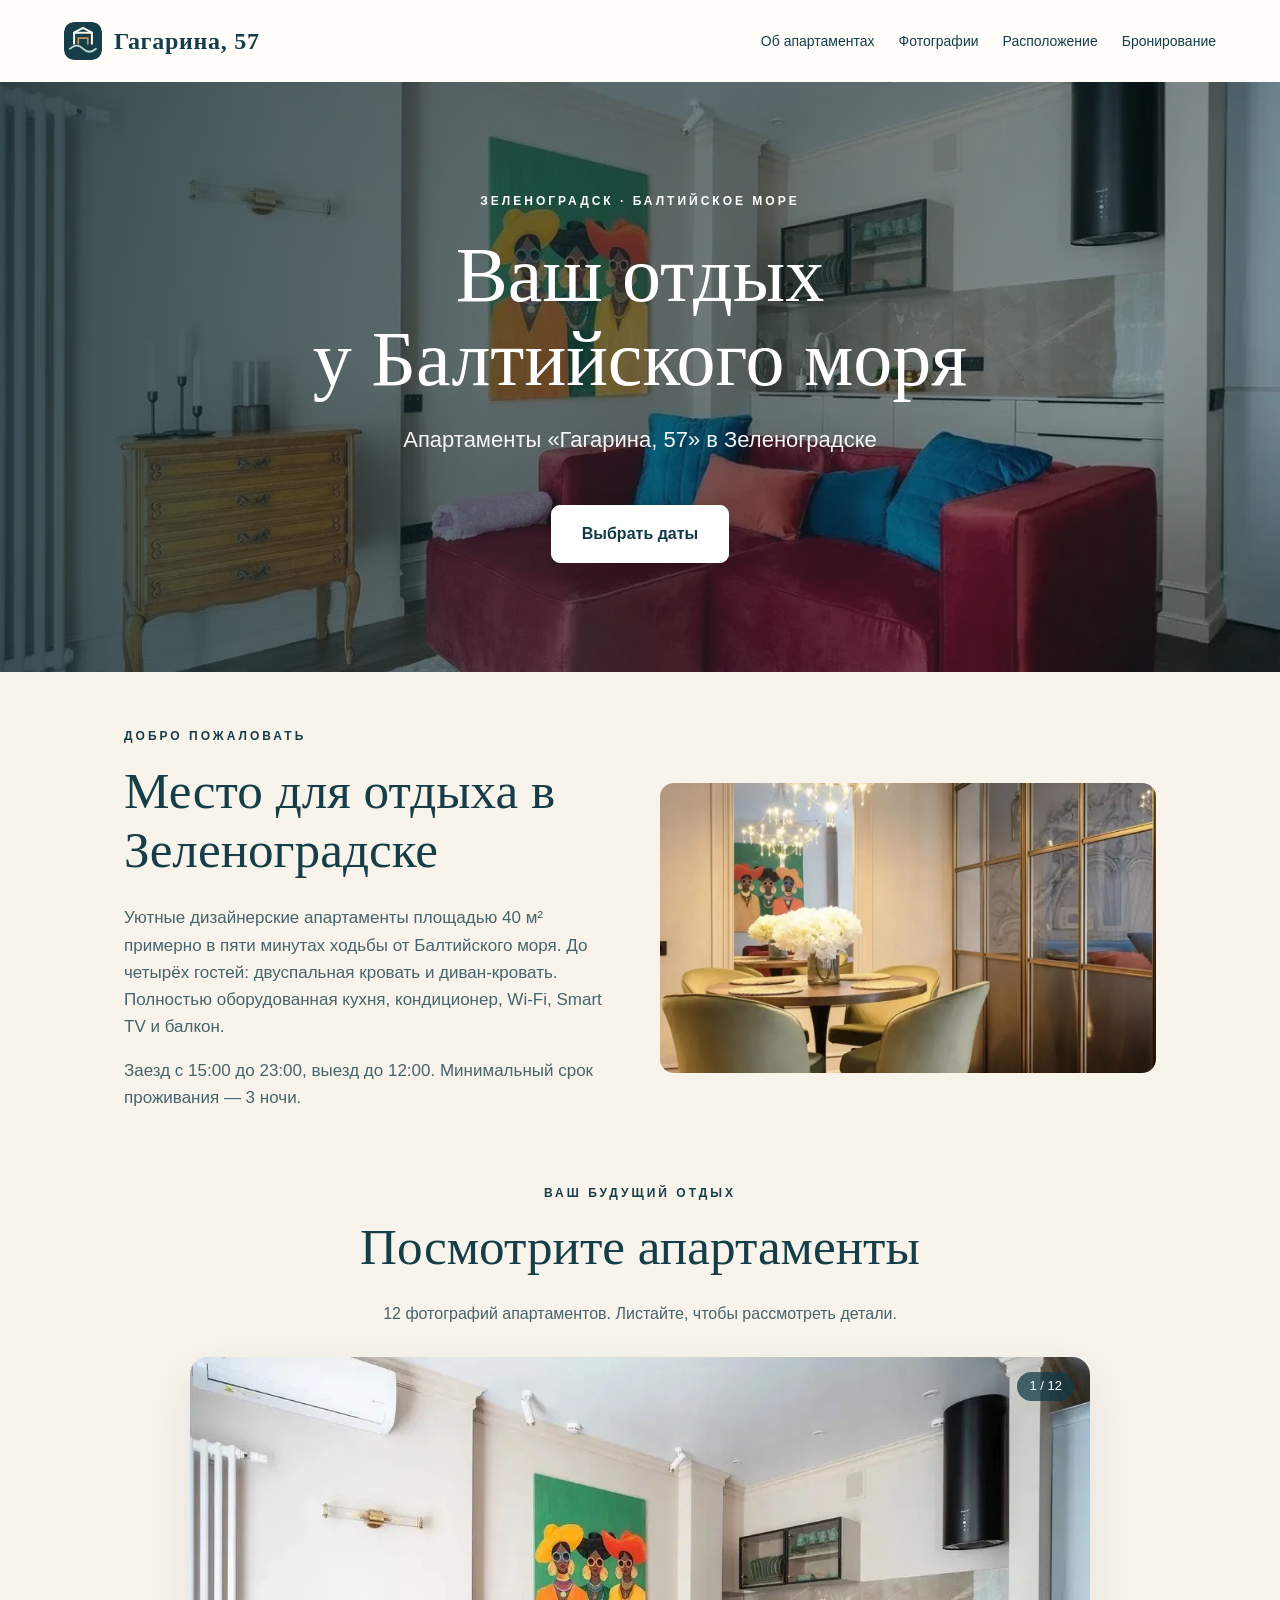
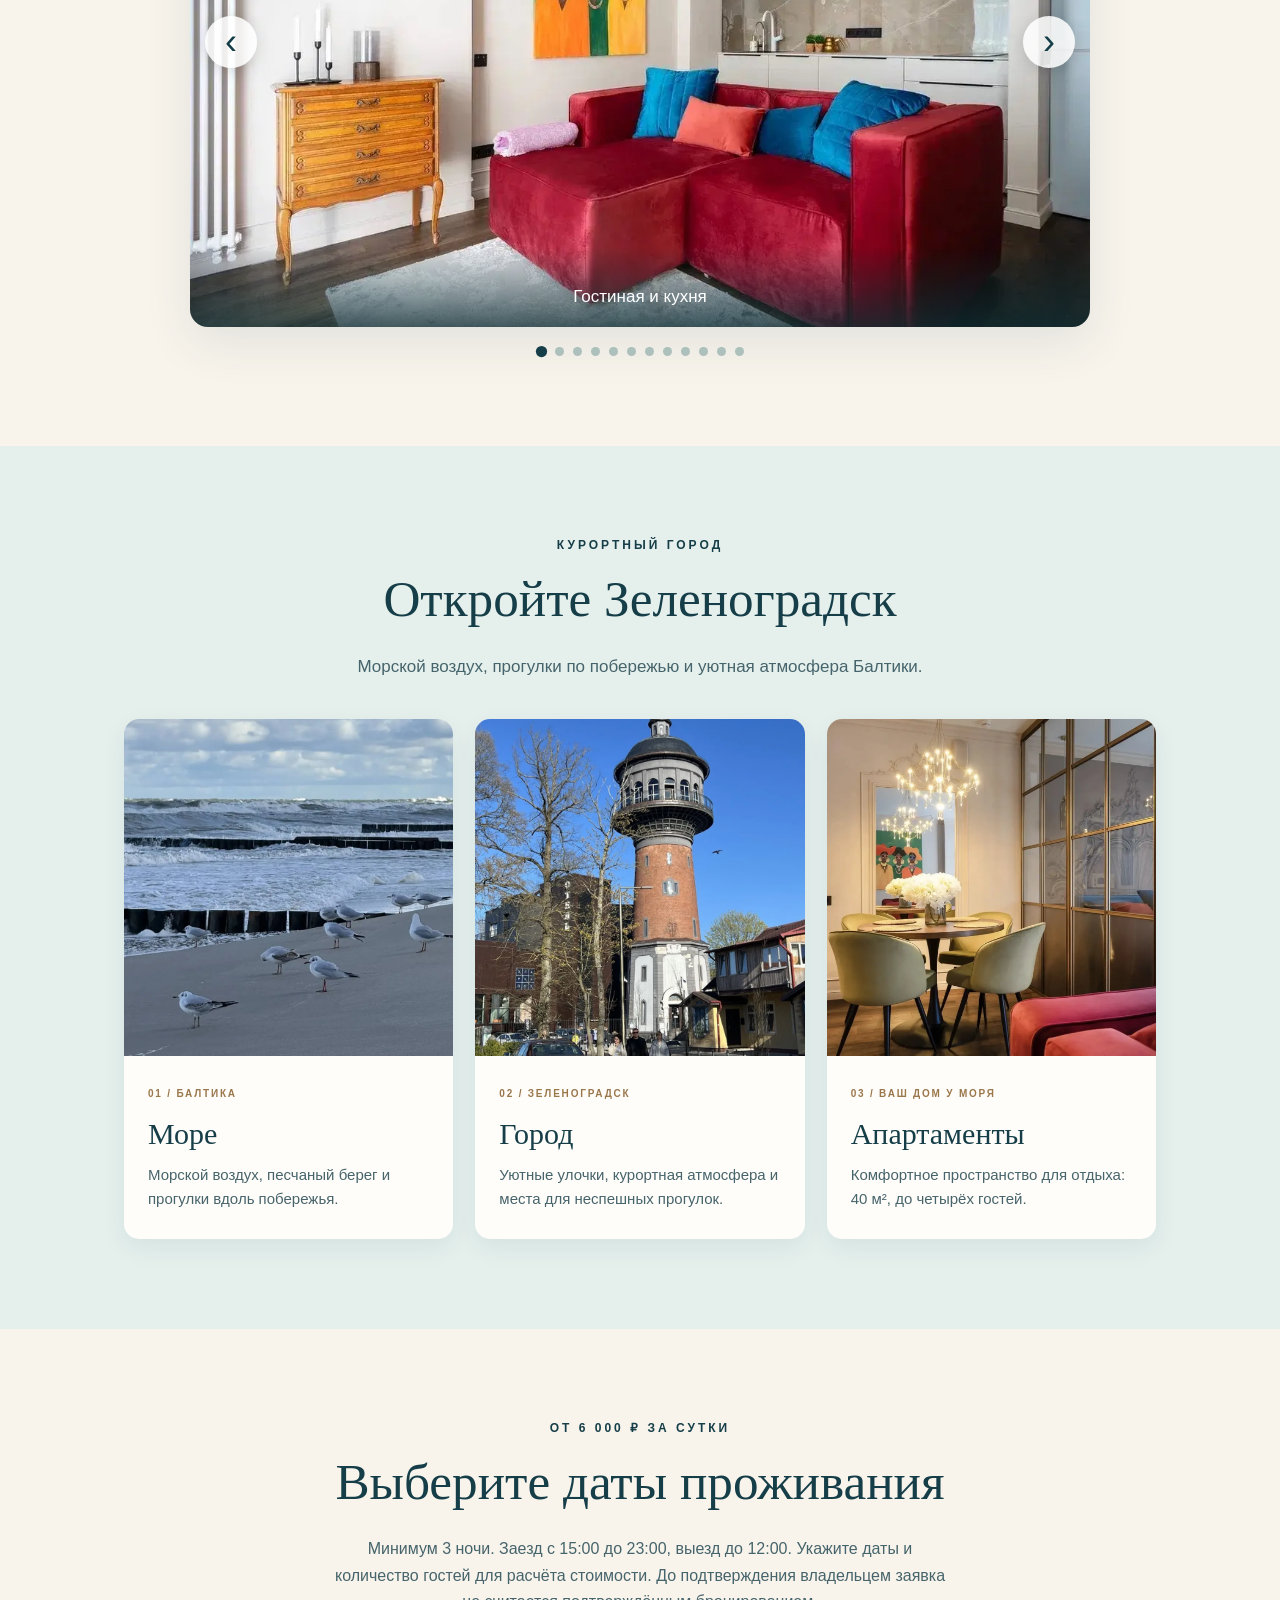
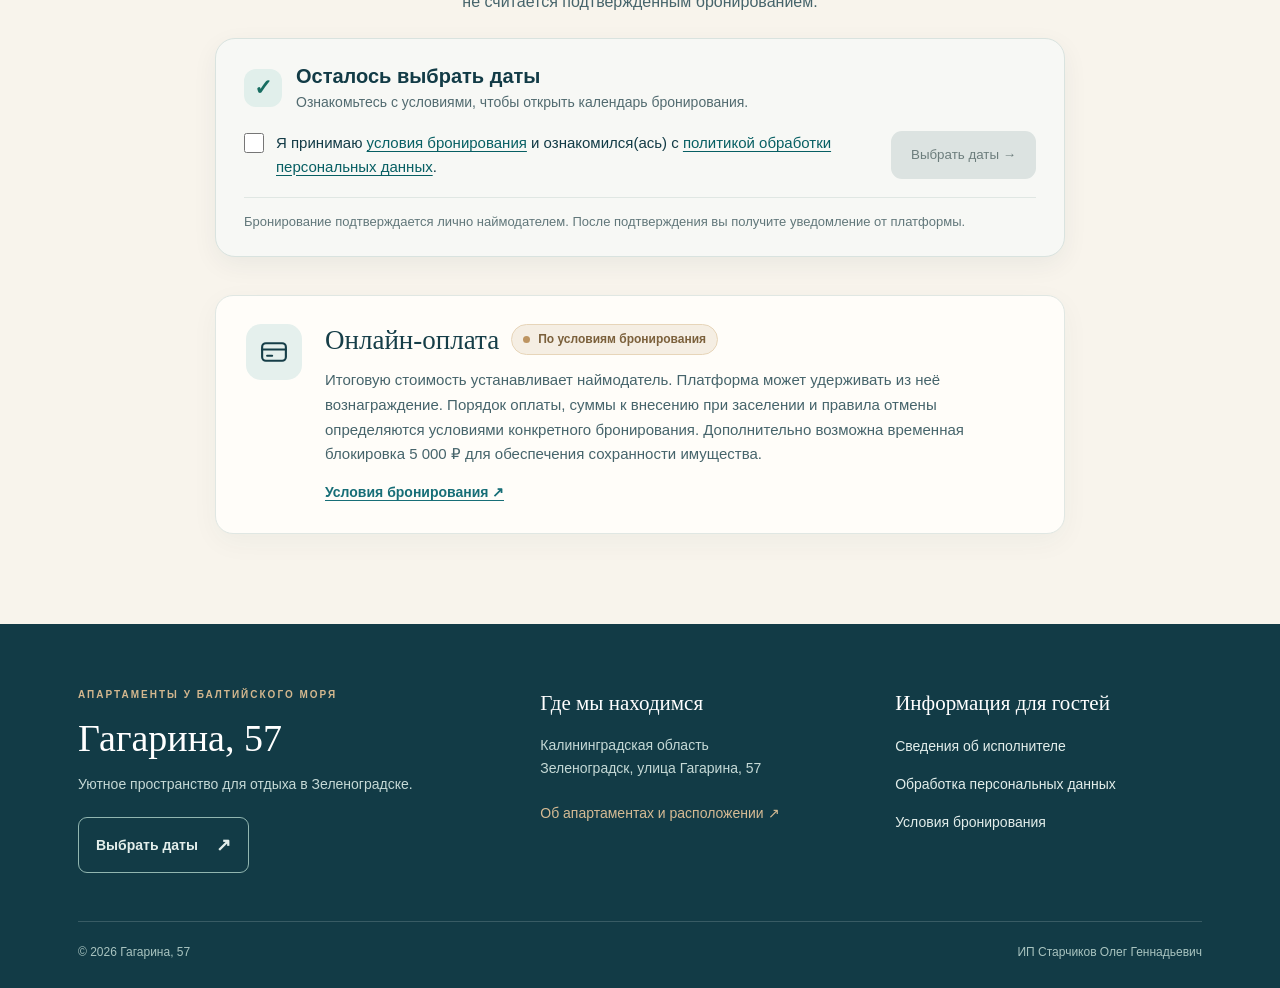
<file: index.html>
<!doctype html>
<html lang="ru">
<head>
<meta charset="utf-8"><meta name="viewport" content="width=device-width,initial-scale=1">
<title>Апартаменты в Зеленоградске у моря — Гагарина, 57 | Посуточная аренда</title>
<meta name="description" content="Снять апартаменты в Зеленоградске рядом с Балтийским морем. Гагарина, 57: 40 м², до 4 гостей, кухня, Wi-Fi, балкон. От 6 000 ₽ за сутки, минимум 3 ночи.">
<link rel="canonical" href="https://gagarina57.ru/">
<meta name="robots" content="index,follow,max-image-preview:large">
<meta property="og:type" content="website">
<meta property="og:locale" content="ru_RU">
<meta property="og:site_name" content="Гагарина, 57">
<meta property="og:title" content="Апартаменты в Зеленоградске у моря — Гагарина, 57">
<meta property="og:description" content="Уютные апартаменты в Зеленоградске: до 4 гостей, кухня, Wi-Fi и балкон. В пяти минутах от Балтийского моря.">
<meta property="og:url" content="https://gagarina57.ru/">
<meta property="og:image" content="https://gagarina57.ru/images/living-room.webp">
<meta property="og:image:alt" content="Гостиная апартаментов «Гагарина, 57» в Зеленоградске">
<meta name="twitter:card" content="summary_large_image">
<script type="application/ld+json">{"@context":"https://schema.org","@type":"VacationRental","name":"Апартаменты «Гагарина, 57»","description":"Апартаменты для отдыха в Зеленоградске, около пяти минут пешком до Балтийского моря. 40 м², до четырёх гостей, оборудованная кухня, Wi-Fi и балкон.","url":"https://gagarina57.ru/","image":["https://gagarina57.ru/images/living-room.webp","https://gagarina57.ru/images/bedroom.webp","https://gagarina57.ru/images/dining-room-1.webp"],"address":{"@type":"PostalAddress","streetAddress":"улица Гагарина, 57","addressLocality":"Зеленоградск","addressRegion":"Калининградская область","addressCountry":"RU"},"occupancy":{"@type":"QuantitativeValue","maxValue":4},"floorSize":{"@type":"QuantitativeValue","value":40,"unitCode":"MTK"},"amenityFeature":[{"@type":"LocationFeatureSpecification","name":"Wi-Fi","value":true},{"@type":"LocationFeatureSpecification","name":"Кухня","value":true},{"@type":"LocationFeatureSpecification","name":"Балкон","value":true}],"checkinTime":"15:00","checkoutTime":"12:00","priceRange":"от 6 000 ₽ за сутки"}</script>
<meta name="theme-color" content="#123b46">
<link rel="icon" type="image/svg+xml" href="/favicon.svg">
<link rel="shortcut icon" href="/favicon.svg">
<style>
:root{--ink:#163e48;--sand:#f8f4ec;--sea:#e5f0ed;--gold:#bd9461}*{box-sizing:border-box}html{scroll-behavior:smooth}body{margin:0;background:var(--sand);color:var(--ink);font-family:Arial,Helvetica,sans-serif;line-height:1.6}a{color:inherit}header{display:flex;align-items:center;justify-content:space-between;gap:20px;padding:22px max(5vw,20px);background:#fffdf9}header .logo{font-family:Georgia,serif;font-size:24px;letter-spacing:.03em;text-decoration:none}nav{display:flex;gap:24px;font-size:14px}nav a{text-decoration:none}nav a:hover{text-decoration:underline}.hero{position:relative;min-height:620px;display:grid;place-items:center;text-align:center;padding:100px 20px;overflow:hidden;background:linear-gradient(165deg,#123e4a 0%,#2b6a73 55%,#9ac0bd 100%);color:#fff}.hero:before{content:"";position:absolute;inset:auto -10% -100px -10%;height:300px;border-radius:50% 50% 0 0;background:#e9eee6;transform:rotate(-4deg)}.hero:after{content:"";position:absolute;inset:auto -10% -145px -10%;height:300px;border-radius:50% 50% 0 0;background:var(--sand);transform:rotate(4deg)}.hero-content{position:relative;z-index:1;max-width:800px}.eyebrow{text-transform:uppercase;letter-spacing:.25em;font-size:12px;font-weight:700}.hero h1{font:normal clamp(46px,7vw,92px)/1.08 Georgia,serif;margin:22px 0}.hero p{font-size:clamp(17px,2vw,22px);opacity:.94}.btn{display:inline-block;margin-top:26px;border:1px solid #fff;padding:13px 28px;text-decoration:none;border-radius:2px;font-weight:600}.btn:hover{background:#fff;color:var(--ink)}main section:not(.hero){max-width:1080px;margin:auto;padding:90px 24px}.intro{display:grid;grid-template-columns:1fr 1fr;gap:65px;align-items:center}h2{font:normal clamp(34px,4vw,56px)/1.16 Georgia,serif;margin:14px 0 25px}.intro p,.info p{color:#46646b;font-size:17px}.art{min-height:340px;background:linear-gradient(160deg,#d9e9e5,#91b4b3);display:flex;align-items:center;justify-content:center;position:relative;overflow:hidden}.art:before{content:"";width:260px;height:260px;border:2px solid #ffffff80;border-radius:50%;box-shadow:0 0 0 50px #ffffff16,0 0 0 100px #ffffff12}.art span{position:absolute;font:italic 32px Georgia,serif;color:#fff;text-align:center}.strip{background:var(--sea)}.info{text-align:center}.info .grid{display:grid;grid-template-columns:repeat(3,1fr);gap:20px;margin-top:40px}.tile{padding:32px 22px;background:#fffdf9;text-align:left;border-top:3px solid var(--gold)}.tile h3{font:normal 24px Georgia,serif;margin:0 0 12px}.tile p{font-size:15px;margin:0}.contact{text-align:center}.contact .note{max-width:630px;margin:auto;color:#46646b}footer{background:#123b46;color:#dce9e6;padding:30px 5vw;display:flex;justify-content:space-between;gap:20px;font-size:13px}@media(max-width:700px){header{align-items:flex-start;flex-direction:column}nav{gap:16px;flex-wrap:wrap}.hero{min-height:540px}.intro{grid-template-columns:1fr;gap:25px}.info .grid{grid-template-columns:1fr}main section:not(.hero){padding:65px 22px}footer{flex-direction:column}}
.hero{background:linear-gradient(90deg,rgba(15,35,38,.75),rgba(15,35,38,.20)),url('images/living-room.webp') center/cover no-repeat,#244c50}.hero:before,.hero:after{display:none}.art{background:#e5e0d7 url('images/dining-room-1.webp') center/cover no-repeat;border-radius:14px}.art:before,.art span{display:none}.gallery{max-width:1180px!important}.gallery-head{text-align:center;max-width:690px;margin:0 auto 30px}.gallery-grid{display:grid;grid-template-columns:repeat(3,minmax(0,1fr));gap:14px}.gallery-grid figure{margin:0;overflow:hidden;border-radius:12px;background:#e9e4dd}.gallery-grid img{display:block;width:100%;height:260px;object-fit:cover;transition:transform .3s}.gallery-grid img:hover{transform:scale(1.035)}.gallery-grid figure:first-child{grid-column:span 2}.gallery-grid figure:first-child img{height:380px}.gallery-grid figcaption{padding:9px 14px;font-size:14px;color:#46646b}@media(max-width:700px){.gallery-grid{grid-template-columns:repeat(2,minmax(0,1fr));gap:10px}.gallery-grid img{height:170px}.gallery-grid figure:first-child img{height:230px}.gallery-grid figcaption{font-size:12px;padding:8px}}
.mobile-menu{display:none}.mobile-menu summary{list-style:none;cursor:pointer;display:flex;align-items:center;gap:9px;padding:10px 14px;border:1px solid #d7e2df;border-radius:10px;font-weight:700}.mobile-menu summary::-webkit-details-marker{display:none}.mobile-menu summary:before{content:"☰";font-size:22px;line-height:1}.mobile-menu[open] summary:before{content:"×"}.mobile-menu-links{position:absolute;z-index:20;top:calc(100% - 1px);left:16px;right:16px;display:grid;gap:0;background:#fffdf9;box-shadow:0 14px 30px #123b4626;border:1px solid #e4e7e2;border-radius:12px;padding:8px}.mobile-menu-links a{display:block;padding:13px 15px;text-decoration:none;border-radius:7px}.mobile-menu-links a:hover,.mobile-menu-links a:focus{background:#e5f0ed}header{position:relative;z-index:10}.booking-frame{display:block;width:100%;height:650px;min-height:360px;border:0;margin-top:28px;background:#f8f4ec}@media(max-width:700px){header{flex-direction:row;align-items:center;padding:14px 18px;gap:12px}header .logo{font-size:21px}header>nav{display:none}.mobile-menu{display:block}.hero{min-height:480px;padding:70px 18px}.hero h1{font-size:clamp(38px,10vw,58px)}.booking-frame{margin-top:20px}main section:not(.hero){padding:54px 18px}}@media(max-width:360px){header .logo{font-size:19px}.mobile-menu summary{padding:8px 10px}}
.photo-slider{position:relative;max-width:1000px;margin:0 auto;overflow:hidden;border-radius:18px;background:#e8e2d8;box-shadow:0 16px 48px #123b4619}.slide-viewport{overflow:hidden;touch-action:pan-y}.slide-track{display:flex;transition:transform .35s ease;will-change:transform}.slide{flex:0 0 100%;margin:0;position:relative}.slide img{display:block;width:100%;height:clamp(300px,55vw,590px);object-fit:contain;background:#e9e5de}.slide figcaption{position:absolute;left:0;right:0;bottom:0;padding:24px 20px 16px;text-align:center;background:linear-gradient(transparent,#102d33c9);color:white;font-size:17px}.slide-arrow{position:absolute;top:50%;transform:translateY(-50%);width:48px;height:48px;border:0;border-radius:50%;background:#ffffffdb;color:#163e48;font-size:36px;line-height:40px;cursor:pointer;box-shadow:0 3px 16px #0002}.slide-arrow:hover{background:#fff}.slide-prev{left:15px}.slide-next{right:15px}.slide-count{position:absolute;right:16px;top:15px;padding:4px 12px;border-radius:30px;background:#123b46bd;color:white;font-size:13px}.slide-dots{display:flex;justify-content:center;gap:9px;flex-wrap:wrap;margin-top:20px}.slide-dot{width:10px;height:10px;border-radius:50%;padding:0;border:0;background:#b3c5c1;cursor:pointer}.slide-dot[aria-current="true"]{background:#163e48;transform:scale(1.25)}@media(max-width:700px){.slide img{height:clamp(260px,85vw,430px)}.slide-arrow{width:36px;height:36px;font-size:28px;line-height:30px}.slide-prev{left:8px}.slide-next{right:8px}.slide figcaption{font-size:14px;padding:25px 12px 10px}.photo-slider{border-radius:12px}}@media(prefers-reduced-motion:reduce){.slide-track{transition:none}}
/* Mobile-first visual refinement */
body{font-size:16px;-webkit-font-smoothing:antialiased}
header{min-height:76px}header .logo{font-weight:600}
.hero{min-height:590px;background-position:center center}
.hero-content{max-width:680px}
.hero h1{font-size:clamp(44px,6.5vw,78px);line-height:1.07;text-wrap:balance}
.hero .btn{background:#fff;color:#123b46;border-color:#fff;border-radius:9px;padding:15px 30px;box-shadow:0 8px 24px #0002}
.hero .btn:hover{background:#e5f0ed}
.intro{gap:50px}
.gallery-head p{color:#46646b}
.photo-slider{max-width:900px;background:#d7dedb}
.slide img{height:clamp(390px,53vw,570px);object-fit:cover;background:#d7dedb}
.slide figcaption{padding:36px 18px 17px}
.slide-arrow{width:52px;height:52px;display:grid;place-items:center;font-size:36px;line-height:1}
.slide-dots{gap:9px;margin-top:20px}
.slide-dot{width:9px;height:9px}
.contact{max-width:980px!important}
.contact .note{font-size:16px;line-height:1.65}
#booking{scroll-margin-top:25px}
@media(max-width:700px){
 header{min-height:66px;padding:12px 18px;box-shadow:0 1px 10px #123b460d}
 header .logo{font-size:23px}
 .mobile-menu summary{font-size:14px;padding:9px 13px}
 .hero{min-height:500px;padding:70px 24px;background-position:57% center}
 .hero:before{display:block;inset:0;transform:none;border-radius:0;height:auto;background:linear-gradient(180deg,#0b292e6e 0%,#0b292e80 52%,#0b292e75 100%)}
 .hero-content{z-index:2}
 .hero .eyebrow{font-size:10px;letter-spacing:.17em}
 .hero h1{font-size:clamp(40px,10.4vw,55px);margin:18px 0;line-height:1.08}
 .hero p{font-size:16px;line-height:1.5}
 .hero .btn{margin-top:22px;width:min(100%,260px);padding:14px 18px}
 main section:not(.hero){padding:54px 22px}
 .eyebrow{font-size:10px;letter-spacing:.19em}
 h2{font-size:clamp(32px,8.5vw,41px);line-height:1.15;margin:12px 0 20px}
 .intro{gap:28px}
 .intro p,.info p{font-size:16px;line-height:1.75}
 .art{min-height:290px;border-radius:16px}
 .gallery{padding-left:16px!important;padding-right:16px!important}
 .gallery-head{margin-bottom:22px;padding:0 8px}
 .gallery-head p{font-size:15px;line-height:1.6}
 .photo-slider{border-radius:16px;box-shadow:0 10px 28px #123b4619}
 .slide img{height:clamp(310px,112vw,490px);object-fit:cover}
 .slide figcaption{font-size:15px;font-weight:600;padding:38px 14px 14px}
 .slide-arrow{width:42px;height:42px;font-size:30px;background:#fffffff0;box-shadow:0 3px 12px #0002}
 .slide-prev{left:10px}.slide-next{right:10px}
 .slide-count{top:12px;right:12px;font-size:12px}
 .slide-dots{gap:8px;margin-top:17px}
 .slide-dot{width:8px;height:8px}
 .info .grid{gap:12px;margin-top:27px}
 .tile{padding:23px 22px;border-radius:10px;border-top-width:2px;box-shadow:0 2px 12px #123b4609}
 .tile h3{font-size:23px}
 .contact .note{font-size:15px;line-height:1.65}
 .booking-frame{margin-top:22px;border-radius:14px}
 footer{padding:32px 22px;font-size:13px;line-height:1.7}
 footer a{display:inline-block;padding:3px 0}
}
@media(max-width:370px){.hero h1{font-size:39px}.mobile-menu summary{padding:8px 10px}.slide img{height:340px}}
.hero{background-image:linear-gradient(90deg,#092126c7,#09212660),url('images/living-room.webp')}.intro{padding-top:65px!important;padding-bottom:65px!important;gap:40px}.intro .art{min-height:310px}.booking-shell{max-width:850px;margin:28px auto 0;padding:14px;background:#fff;border:1px solid #e4e7e2;border-radius:18px;box-shadow:0 12px 35px #123b4614}.booking-shell .booking-frame{margin-top:0}footer{line-height:1.8}footer a{text-underline-offset:4px}.photo-lightbox{position:fixed;inset:0;z-index:999;background:#0a171bef;display:grid;place-items:center;padding:55px 55px 70px}.photo-lightbox[hidden]{display:none}.photo-lightbox img{max-width:100%;max-height:calc(100vh - 130px);object-fit:contain}.photo-lightbox button{position:absolute;border:0;border-radius:50%;background:#ffffff35;color:#fff;width:44px;height:44px;font-size:28px;cursor:pointer}.lb-close{top:12px;right:15px}.lb-prev{left:8px}.lb-next{right:8px}.lb-caption{position:absolute;bottom:18px;color:#fff;text-align:center}.slide img{cursor:zoom-in}@media(max-width:700px){.hero{background-image:linear-gradient(180deg,#092126b8,#09212680),url('images/living-room.webp')}.intro{padding-top:50px!important;padding-bottom:50px!important}.booking-shell{padding:6px}.photo-lightbox{padding:60px 10px 70px}.photo-lightbox button{width:36px;height:36px}}
/* Reduce excess whitespace between description and gallery */
@media(min-width:701px){
 main section#about{padding-top:55px!important;padding-bottom:25px!important}
 main section#gallery{padding-top:30px!important}
 .intro .art{min-height:290px}
}
@media(max-width:700px){
 main section#about{padding-bottom:25px!important}
 main section#gallery{padding-top:30px!important}
}
.mobile-booking-link{display:none}@media(max-width:700px){.booking-shell{display:none}.mobile-booking-link{display:flex;align-items:center;justify-content:center;gap:12px;max-width:380px;margin:25px auto 8px;padding:17px 20px;background:#1687dd;color:#fff;text-decoration:none;border-radius:12px;font-weight:700;font-size:17px;box-shadow:0 8px 20px #1687dd35}.mobile-booking-link:after{content:"›";font-size:28px;line-height:18px}.contact .note{max-width:420px}}
.booking-overlay[hidden]{display:none}.booking-overlay{position:fixed;inset:0;z-index:2000;background:#fff;display:flex;flex-direction:column;height:100dvh;height:100vh}.booking-overlay-bar{height:54px;flex:0 0 54px;display:flex;align-items:center;justify-content:space-between;padding:0 15px;background:#fffdf9;border-bottom:1px solid #e3e8e6;color:#163e48;font-weight:700}.booking-overlay-close{border:0;background:#163e48;color:white;border-radius:9px;padding:9px 15px;font-size:15px;cursor:pointer}.booking-overlay iframe{width:100%;flex:1;min-height:0;border:0;background:#fff}.booking-overlay{height:100dvh}@media(min-width:701px){.booking-overlay{display:none!important}}@media(max-width:700px){.mobile-booking-link{cursor:pointer;border:0;width:100%;font-family:inherit}.booking-overlay-bar{padding-top:env(safe-area-inset-top);height:calc(54px + env(safe-area-inset-top));flex-basis:calc(54px + env(safe-area-inset-top))}}
/* Mobile booking invitation card */
@media(max-width:700px){
 .mobile-booking-link{display:block;width:100%;max-width:440px;margin:25px auto 10px;padding:0!important;overflow:hidden;border:1px solid #dbe4df;border-radius:19px;background:#fffdf9!important;color:#163e48!important;text-align:left;box-shadow:0 12px 32px #123b461a;font-family:inherit;cursor:pointer}
 .mobile-booking-link:after{display:none!important;content:none!important}
 .mobile-booking-photo{display:block;height:165px;background:linear-gradient(0deg,#122f3440,transparent 55%),url('images/living-room.webp') center 56%/cover no-repeat}
 .mobile-booking-content{display:flex;flex-direction:column;gap:7px;padding:20px}
 .mobile-booking-kicker{font-size:10px;font-weight:700;letter-spacing:.18em;color:#9b774c}
 .mobile-booking-title{font:normal 29px/1.12 Georgia,serif;letter-spacing:-.015em;color:#163e48}
 .mobile-booking-subtitle{font-size:13px;line-height:1.5;color:#526c70}
 .mobile-booking-action{display:flex;align-items:center;justify-content:space-between;gap:10px;margin-top:11px;padding:14px 17px;border-radius:10px;background:#163e48;color:white;font-size:15px;font-weight:700;line-height:1.3}
 .mobile-booking-action span{font-size:24px;line-height:16px}
 .mobile-booking-link:focus-visible{outline:3px solid #bd9461;outline-offset:4px}
}
.site-footer{display:block;padding:0;background:#123b46;color:#e3eeeb;font-size:14px}.footer-inner{max-width:1180px;margin:0 auto;padding:62px 28px 24px}.footer-top{display:grid;grid-template-columns:1.35fr 1fr 1fr;gap:48px}.footer-kicker{font-size:10px;letter-spacing:.2em;font-weight:700;color:#d3b78e}.footer-title{font:normal 38px/1.2 Georgia,serif;color:#fff;margin:12px 0}.footer-brand p,.footer-place p{line-height:1.7;color:#c5d9d6;margin:12px 0 20px}.site-footer h3{font:normal 21px Georgia,serif;color:#fff;margin:5px 0 18px}.site-footer a{text-decoration:none;color:#e3eeeb}.site-footer a:hover{text-decoration:underline;text-underline-offset:4px}.footer-book{display:inline-flex;align-items:center;gap:18px;border:1px solid #91b6b0;border-radius:9px;padding:11px 17px;font-weight:700}.footer-book span{font-size:18px}.footer-place>a{color:#d6bb94}.footer-docs{display:flex;flex-direction:column;align-items:flex-start;gap:13px}.footer-docs h3{margin-bottom:5px}.footer-bottom{border-top:1px solid #ffffff29;margin-top:48px;padding-top:20px;display:flex;justify-content:space-between;gap:15px;color:#a9c4c0;font-size:12px}@media(max-width:850px){.footer-top{grid-template-columns:1fr 1fr;gap:34px}.footer-brand{grid-column:1/-1}}@media(max-width:700px){.footer-inner{padding:44px 24px 25px}.footer-top{grid-template-columns:1fr;gap:32px}.footer-brand{grid-column:auto}.footer-title{font-size:34px}.footer-bottom{margin-top:36px;flex-direction:column;gap:5px}.site-footer h3{margin-bottom:10px}}
/* Unobtrusive back-to-top control */
.back-to-top{position:fixed;right:24px;bottom:24px;z-index:50;width:46px;height:46px;display:grid;place-items:center;border:1px solid #ffffff75;border-radius:50%;background:#123b46e8;color:#fff;box-shadow:0 5px 18px #0b303533;cursor:pointer;opacity:0;visibility:hidden;pointer-events:none;transform:translateY(10px);transition:opacity .2s ease,transform .2s ease,visibility .2s ease}
.back-to-top.is-visible{opacity:1;visibility:visible;pointer-events:auto;transform:translateY(0)}
.back-to-top:hover{background:#1d5660}.back-to-top:focus-visible{outline:3px solid #bd9461;outline-offset:3px}
.back-to-top svg{width:21px;height:21px;fill:none;stroke:currentColor;stroke-width:2.3;stroke-linecap:round;stroke-linejoin:round}
@media(max-width:700px){.back-to-top{right:14px;bottom:calc(18px + env(safe-area-inset-bottom));width:42px;height:42px}}
@media(prefers-reduced-motion:reduce){.back-to-top{transition:none}}
header .logo{display:inline-flex;align-items:center;gap:12px;white-space:nowrap}header .logo img{display:block;width:38px;height:38px;border-radius:10px;flex-shrink:0}@media(max-width:700px){header .logo{gap:9px}header .logo img{width:31px;height:31px}}
/* Destination photo cards */
.info .destination-grid{display:grid;grid-template-columns:repeat(3,minmax(0,1fr));gap:22px;margin-top:38px;text-align:left}
.destination-card{background:#fffdf9;border-radius:15px;overflow:hidden;box-shadow:0 9px 25px #143d4812;transition:transform .25s ease,box-shadow .25s ease}
.destination-card:hover{transform:translateY(-5px);box-shadow:0 16px 35px #143d4820}
.destination-image{aspect-ratio:4/4.1;overflow:hidden;background:#d5e2de}
.destination-image img{width:100%;height:100%;display:block;object-fit:cover;transition:transform .45s ease}
.destination-card:hover img{transform:scale(1.055)}
.destination-content{padding:23px 24px 28px}
.destination-number{font-size:10px;letter-spacing:.18em;font-weight:700;color:#9b774c}
.destination-content h3{font:normal 30px/1.2 Georgia,serif;margin:11px 0;color:#163e48}
.info .destination-content p{font-size:15px;line-height:1.6;margin:0;color:#46646b}
.info .destination-credit{font-size:11px;color:#718c8e;margin:20px auto 0;line-height:1.6}
.destination-credit a{color:inherit;text-underline-offset:2px}
@media(max-width:700px){.info .destination-grid{display:flex;overflow-x:auto;scroll-snap-type:x mandatory;gap:14px;margin:26px -18px 0;padding:0 18px 15px;scrollbar-width:thin;overscroll-behavior-x:contain}.destination-card{flex:0 0 min(78vw,320px);scroll-snap-align:center}.destination-image{aspect-ratio:4/4.2}.destination-content{padding:18px 20px 23px}.destination-content h3{font-size:27px}.info .destination-credit{font-size:10px;padding:0 5px}}
@media(prefers-reduced-motion:reduce){.destination-card,.destination-image img{transition:none}}
/* Future online payment information */
.contact .payment-preview{max-width:850px;margin:38px auto 0;padding:28px 30px;display:flex;align-items:flex-start;gap:23px;text-align:left;background:#fffdf9;border:1px solid #e0e7e3;border-radius:18px;box-shadow:0 8px 28px #123b460b}
.payment-preview-icon{width:56px;height:56px;flex:0 0 56px;display:grid;place-items:center;background:#e5f0ed;border-radius:15px;color:#163e48}
.payment-preview-icon svg{width:30px;height:30px}
.payment-preview-copy{flex:1;min-width:0}
.payment-preview-top{display:flex;align-items:center;gap:12px;flex-wrap:wrap}
.payment-preview h3{font:normal 27px/1.2 Georgia,serif;margin:0;color:#163e48}
.payment-status{display:inline-flex;align-items:center;gap:8px;padding:5px 11px;background:#f5eee3;border:1px solid #e7d5b9;border-radius:100px;color:#7b603b;font-size:12px;font-weight:700}
.payment-status-dot{width:7px;height:7px;border-radius:50%;background:#bd9461}
.contact .payment-preview p{font-size:15px;line-height:1.65;color:#46646b;margin:12px 0}
.payment-terms{font-size:14px;color:#176e77;font-weight:700;text-decoration:none;border-bottom:1px solid currentColor}
.payment-terms:hover{color:#123b46}
@media(max-width:700px){.contact .payment-preview{margin-top:28px;padding:21px 19px;gap:14px}.payment-preview-icon{width:43px;height:43px;flex-basis:43px;border-radius:12px}.payment-preview-icon svg{width:24px;height:24px}.payment-preview h3{font-size:23px}.payment-status{font-size:11px}.contact .payment-preview p{font-size:14px}}

/* Booking consent: compact, accessible confirmation card */
.booking-consent{max-width:850px;margin:22px auto 8px;padding:24px 28px;background:#f7f8f5;border:1px solid #d9e3df;border-radius:20px;box-shadow:0 8px 26px rgba(18,59,70,.06);text-align:left;color:#123b46}
.booking-consent-heading{display:flex;align-items:center;gap:14px;margin-bottom:18px}
.booking-consent-icon{display:grid;place-items:center;flex:none;width:38px;height:38px;border-radius:12px;background:#e1efeb;color:#176d61;font-size:22px;font-weight:700}
.booking-consent-heading h3{font-size:20px;line-height:1.3;margin:0 0 3px;color:#123b46}
.booking-consent-heading p{font-size:14px;line-height:1.5;margin:0;color:#526b70}
.booking-consent-actions{display:flex;align-items:center;justify-content:space-between;gap:22px}
.booking-consent-label{display:flex;align-items:flex-start;gap:12px;flex:1;min-width:0;font-size:15px;line-height:1.55;cursor:pointer}
.booking-consent-label input{flex:none;width:20px;height:20px;margin:2px 0 0;accent-color:#176d61;cursor:pointer}
.booking-consent-label a{color:#075f63;text-decoration:underline;text-underline-offset:3px}
#booking-consent-open{flex:none;border:0;border-radius:11px;background:#123b46;color:#fff;font:600 15px inherit;padding:14px 20px;min-height:48px;cursor:pointer;transition:background .2s,transform .2s}
#booking-consent-open:not(:disabled):hover{background:#17616a;transform:translateY(-1px)}
#booking-consent-open:disabled{background:#dce3e1;color:#6c7d7c;cursor:not-allowed}
#booking-consent-open:focus-visible,.booking-consent-label input:focus-visible{outline:3px solid #e6b665;outline-offset:3px}
.booking-consent-note{margin:18px 0 0;padding-top:14px;border-top:1px solid #e0e7e3;color:#61777a;font-size:13px;line-height:1.55}
@media(max-width:680px){.booking-consent{padding:20px 18px;border-radius:16px}.booking-consent-heading h3{font-size:18px}.booking-consent-actions{flex-direction:column;align-items:stretch;gap:16px}#booking-consent-open{width:100%}.booking-consent-label{font-size:14px}}
</style>
</head>
<body>
<header><a class="logo" href="/" aria-label="Гагарина, 57 — главная"><img src="/favicon.svg" alt="" width="38" height="38">Гагарина, 57</a><nav aria-label="Основное меню"><a href="#about">Об апартаментах</a><a href="#gallery">Фотографии</a><a href="#location">Расположение</a><a href="#booking">Бронирование</a></nav><details class="mobile-menu"><summary aria-label="Открыть меню">Меню</summary><div class="mobile-menu-links"><a href="#about">Об апартаментах</a><a href="#gallery">Фотографии</a><a href="#location">Расположение</a><a href="#booking">Бронирование</a></div></details></header>
<main>
<section class="hero"><div class="hero-content"><div class="eyebrow">Зеленоградск · Балтийское море</div><h1>Ваш отдых<br>у Балтийского моря</h1><p>Апартаменты «Гагарина, 57» в Зеленоградске</p><a class="btn" href="#booking">Выбрать даты</a></div></section>
<section id="about" class="intro"><div><div class="eyebrow">Добро пожаловать</div><h2>Место для отдыха в Зеленоградске</h2><p>Уютные дизайнерские апартаменты площадью 40 м² примерно в пяти минутах ходьбы от Балтийского моря. До четырёх гостей: двуспальная кровать и диван-кровать. Полностью оборудованная кухня, кондиционер, Wi-Fi, Smart TV и балкон.</p><p>Заезд с 15:00 до 23:00, выезд до 12:00. Минимальный срок проживания — 3 ночи.</p></div><div class="art" role="img" aria-label="Обеденная зона апартаментов"></div></section>
<section id="gallery" class="gallery"><div class="gallery-head"><div class="eyebrow">Ваш будущий отдых</div><h2>Посмотрите апартаменты</h2><p>12 фотографий апартаментов. Листайте, чтобы рассмотреть детали.</p></div><div class="photo-slider" aria-label="Фотографии апартаментов"><div class="slide-viewport"><div class="slide-track"><figure class="slide"><img src="images/living-room.webp" alt="Гостиная и кухня" loading="eager" decoding="async"><figcaption>Гостиная и кухня</figcaption></figure><figure class="slide" aria-hidden="true"><img src="images/bedroom.webp" alt="Спальня" loading="lazy" decoding="async"><figcaption>Спальня</figcaption></figure><figure class="slide" aria-hidden="true"><img src="images/dining-room-1.webp" alt="Обеденная зона" loading="lazy" decoding="async"><figcaption>Обеденная зона</figcaption></figure><figure class="slide" aria-hidden="true"><img src="images/balcony.webp" alt="Балкон" loading="lazy" decoding="async"><figcaption>Балкон</figcaption></figure><figure class="slide" aria-hidden="true"><img src="images/kitchen-hall.webp" alt="Кухня" loading="lazy" decoding="async"><figcaption>Кухня</figcaption></figure><figure class="slide" aria-hidden="true"><img src="images/bathroom-vanity.webp" alt="Ванная комната" loading="lazy" decoding="async"><figcaption>Ванная комната</figcaption></figure><figure class="slide" aria-hidden="true"><img src="images/bathroom-shower.webp" alt="Душевая зона" loading="lazy" decoding="async"><figcaption>Душевая зона</figcaption></figure><figure class="slide" aria-hidden="true"><img src="images/dining-room-2.webp" alt="Интерьер обеденной зоны" loading="lazy" decoding="async"><figcaption>Интерьер обеденной зоны</figcaption></figure><figure class="slide" aria-hidden="true"><img src="images/dining-room-3.webp" alt="Уютная атмосфера" loading="lazy" decoding="async"><figcaption>Уютная атмосфера</figcaption></figure><figure class="slide" aria-hidden="true"><img src="images/living-detail.webp" alt="Детали гостиной" loading="lazy" decoding="async"><figcaption>Детали гостиной</figcaption></figure><figure class="slide" aria-hidden="true"><img src="images/hall.webp" alt="Прихожая" loading="lazy" decoding="async"><figcaption>Прихожая</figcaption></figure><figure class="slide" aria-hidden="true"><img src="images/building.webp" alt="Дом на улице Гагарина" loading="lazy" decoding="async"><figcaption>Дом на улице Гагарина</figcaption></figure></div></div><button class="slide-arrow slide-prev" type="button" aria-label="Предыдущее фото">‹</button><button class="slide-arrow slide-next" type="button" aria-label="Следующее фото">›</button><div class="slide-count" aria-live="polite">1 / 12</div></div><div class="slide-dots" aria-label="Выбор фотографии"><button type="button" class="slide-dot" aria-current="true" aria-label="Фото 1: Гостиная и кухня" data-index="0"></button><button type="button" class="slide-dot" aria-label="Фото 2: Спальня" data-index="1"></button><button type="button" class="slide-dot" aria-label="Фото 3: Обеденная зона" data-index="2"></button><button type="button" class="slide-dot" aria-label="Фото 4: Балкон" data-index="3"></button><button type="button" class="slide-dot" aria-label="Фото 5: Кухня" data-index="4"></button><button type="button" class="slide-dot" aria-label="Фото 6: Ванная комната" data-index="5"></button><button type="button" class="slide-dot" aria-label="Фото 7: Душевая зона" data-index="6"></button><button type="button" class="slide-dot" aria-label="Фото 8: Интерьер обеденной зоны" data-index="7"></button><button type="button" class="slide-dot" aria-label="Фото 9: Уютная атмосфера" data-index="8"></button><button type="button" class="slide-dot" aria-label="Фото 10: Детали гостиной" data-index="9"></button><button type="button" class="slide-dot" aria-label="Фото 11: Прихожая" data-index="10"></button><button type="button" class="slide-dot" aria-label="Фото 12: Дом на улице Гагарина" data-index="11"></button></div></section><div class="strip"><section id="location" class="info"><div class="eyebrow">Курортный город</div><h2>Откройте Зеленоградск</h2><p>Морской воздух, прогулки по побережью и уютная атмосфера Балтики.</p><div class="destination-grid" aria-label="Море, город и апартаменты"><article class="destination-card"><div class="destination-image"><img src="/images/gagarina57_more_novoe.webp" alt="Побережье Балтийского моря в Зеленоградске" loading="lazy" decoding="async"></div><div class="destination-content"><span class="destination-number">01 / БАЛТИКА</span><h3>Море</h3><p>Морской воздух, песчаный берег и прогулки вдоль побережья.</p></div></article><article class="destination-card"><div class="destination-image"><img src="/images/zelenogradsk-city.webp" alt="Историческая водонапорная башня Зеленоградска" loading="lazy" decoding="async"></div><div class="destination-content"><span class="destination-number">02 / ЗЕЛЕНОГРАДСК</span><h3>Город</h3><p>Уютные улочки, курортная атмосфера и места для неспешных прогулок.</p></div></article><article class="destination-card"><div class="destination-image"><img src="/images/dining-room-1.webp" alt="Обеденная зона апартаментов Гагарина, 57" loading="lazy" decoding="async"></div><div class="destination-content"><span class="destination-number">03 / ВАШ ДОМ У МОРЯ</span><h3>Апартаменты</h3><p>Комфортное пространство для отдыха: 40 м², до четырёх гостей.</p></div></article></div></section></div>
<section id="booking" class="contact"><div class="eyebrow">От 6 000 ₽ за сутки</div><h2>Выберите даты проживания</h2><p class="note">Минимум 3 ночи. Заезд с 15:00 до 23:00, выезд до 12:00. Укажите даты и количество гостей для расчёта стоимости. До подтверждения владельцем заявка не считается подтверждённым бронированием.</p><button type="button" class="mobile-booking-link" id="open-booking" aria-label="Выбрать даты и забронировать апартаменты"><span class="mobile-booking-photo" aria-hidden="true"></span><span class="mobile-booking-content"><span class="mobile-booking-kicker">ВАШ ОТДЫХ У МОРЯ</span><span class="mobile-booking-title">Выберите даты отдыха</span><span class="mobile-booking-subtitle">Зеленоградск · до 4 гостей · от 6 000 ₽/сутки</span><span class="mobile-booking-action">Проверить свободные даты <span aria-hidden="true">→</span></span></span></button><div class="booking-consent" id="booking-consent"><div class="booking-consent-heading"><span class="booking-consent-icon" aria-hidden="true">✓</span><div><h3>Осталось выбрать даты</h3><p>Ознакомьтесь с условиями, чтобы открыть календарь бронирования.</p></div></div><div class="booking-consent-actions"><label class="booking-consent-label" for="booking-agree"><input type="checkbox" id="booking-agree"><span>Я принимаю <a href="/terms.html" target="_blank" rel="noopener">условия бронирования</a> и ознакомился(ась) с <a href="/privacy.html" target="_blank" rel="noopener">политикой обработки персональных данных</a>.</span></label><button type="button" id="booking-consent-open" disabled>Выбрать даты <span aria-hidden="true">→</span></button></div><p class="booking-consent-note">Бронирование подтверждается лично наймодателем. После подтверждения вы получите уведомление от платформы.</p></div><div class="booking-shell" id="booking-shell" hidden><iframe id="booking-frame" class="booking-frame" title="Бронирование апартаментов через HomeReserve" loading="eager" referrerpolicy="strict-origin-when-cross-origin"></iframe></div><section class="payment-preview" aria-labelledby="payment-title"><div class="payment-preview-icon" aria-hidden="true"><svg viewBox="0 0 24 24" fill="none" stroke="currentColor" stroke-width="1.7" stroke-linecap="round" stroke-linejoin="round"><rect x="2.5" y="5" width="19" height="14" rx="3"/><path d="M2.5 10h19M6.5 15h4"/></svg></div><div class="payment-preview-copy"><div class="payment-preview-top"><h3 id="payment-title">Онлайн-оплата</h3><span class="payment-status"><span class="payment-status-dot" aria-hidden="true"></span>По условиям бронирования</span></div><p>Итоговую стоимость устанавливает наймодатель. Платформа может удерживать из неё вознаграждение. Порядок оплаты, суммы к внесению при заселении и правила отмены определяются условиями конкретного бронирования. Дополнительно возможна временная блокировка 5 000 ₽ для обеспечения сохранности имущества.</p><a href="/terms.html" class="payment-terms">Условия бронирования <span aria-hidden="true">↗</span></a></div></section></section>
</main><button type="button" class="back-to-top" id="back-to-top" aria-label="Наверх" title="Наверх"><svg viewBox="0 0 24 24" aria-hidden="true"><path d="m6 14 6-6 6 6"/><path d="M12 8v11"/></svg></button><div class="booking-overlay" id="booking-overlay" role="dialog" aria-modal="true" aria-label="Бронирование апартаментов" hidden><div class="booking-overlay-bar"><span>Бронирование · Гагарина, 57</span><button type="button" class="booking-overlay-close" id="close-booking">✕ Закрыть</button></div><iframe id="mobile-booking-frame" title="Форма бронирования HomeReserve" loading="lazy"></iframe></div><div class="photo-lightbox" id="photo-lightbox" role="dialog" aria-modal="true" aria-label="Просмотр фото" hidden><button class="lb-close" aria-label="Закрыть">×</button><button class="lb-prev" aria-label="Назад">‹</button><img alt=""><button class="lb-next" aria-label="Вперёд">›</button><div class="lb-caption"></div></div>
<footer class="site-footer"><div class="footer-inner"><div class="footer-top"><div class="footer-brand"><div class="footer-kicker">АПАРТАМЕНТЫ У БАЛТИЙСКОГО МОРЯ</div><div class="footer-title">Гагарина, 57</div><p>Уютное пространство для отдыха в Зеленоградске.</p><a class="footer-book" href="#booking">Выбрать даты <span aria-hidden="true">↗</span></a></div><div class="footer-place"><h3>Где мы находимся</h3><p>Калининградская область<br>Зеленоградск, улица Гагарина, 57</p><a href="#location">Об апартаментах и расположении ↗</a></div><div class="footer-docs"><h3>Информация для гостей</h3><a href="/legal.html">Сведения об исполнителе</a><a href="/privacy.html">Обработка персональных данных</a><a href="/terms.html">Условия бронирования</a></div></div><div class="footer-bottom"><span>© 2026 Гагарина, 57</span><span>ИП Старчиков Олег Геннадьевич</span></div></div></footer>
<script>
/* Shared keyboard and background isolation for modal dialogs. */
window.gagarinaModal=(function(){
 const background=[...document.querySelectorAll('header, main, footer, #back-to-top')];
 let active=null,previousOverflow='',previousInert=[];
 const focusable='button:not([disabled]),a[href],input:not([disabled]),select:not([disabled]),textarea:not([disabled]),[tabindex]:not([tabindex="-1"]),iframe';
 function open(dialog){
  if(active)return;
  active=dialog;previousOverflow=document.body.style.overflow;
  previousInert=background.map(el=>({el,inert:el.inert}));
  background.forEach(el=>{el.inert=true;});
  document.body.style.overflow='hidden';
 }
 function close(dialog){
  if(active!==dialog)return;
  previousInert.forEach(({el,inert})=>{el.inert=inert;});
  previousInert=[];document.body.style.overflow=previousOverflow;active=null;
 }
 document.addEventListener('keydown',function(e){
  if(!active||e.key!=='Tab'||e.defaultPrevented)return;
  const elements=[...active.querySelectorAll(focusable)].filter(el=>el.getClientRects().length>0&&!el.closest('[hidden]'));
  if(!elements.length){e.preventDefault();active.focus();return;}
  const first=elements[0],last=elements[elements.length-1];
  if(e.shiftKey&&(document.activeElement===first||!active.contains(document.activeElement))){e.preventDefault();last.focus();}
  else if(!e.shiftKey&&(document.activeElement===last||!active.contains(document.activeElement))){e.preventDefault();first.focus();}
 },true);
 return {open,close};
})();
</script>
<script>
document.querySelectorAll('.mobile-menu-links a').forEach(function(link){link.addEventListener('click',function(){document.querySelector('.mobile-menu').open=false;});});
window.addEventListener('message',function(event){
 if(event.origin!==window.location.origin||!event.data||event.data.type!=='gagarina57:booking-height')return;
 const frame=document.getElementById('booking-frame');
 if(event.source!==frame.contentWindow)return;
 const h=Number(event.data.height);
 if(Number.isFinite(h)&&h>=300&&h<=5000)frame.style.height=Math.ceil(h+12)+'px';
});
</script><script>
(function(){
 const root=document.querySelector('.photo-slider');if(!root)return;
 const track=root.querySelector('.slide-track'),slides=[...root.querySelectorAll('.slide')],dots=[...document.querySelectorAll('.slide-dot')],count=root.querySelector('.slide-count');
 let current=0,startX=null;
 function show(n){current=(n+slides.length)%slides.length;track.style.transform='translateX(-'+current*100+'%)';slides.forEach((slide,i)=>slide.setAttribute('aria-hidden',i!==current?'true':'false'));dots.forEach((dot,i)=>dot.setAttribute('aria-current',i===current?'true':'false'));count.textContent=(current+1)+' / '+slides.length;}
 root.querySelector('.slide-prev').addEventListener('click',()=>show(current-1));
 root.querySelector('.slide-next').addEventListener('click',()=>show(current+1));
 dots.forEach((dot,i)=>dot.addEventListener('click',()=>show(i)));
 root.querySelector('.slide-viewport').addEventListener('touchstart',e=>{startX=e.changedTouches[0].screenX},{passive:true});
 root.querySelector('.slide-viewport').addEventListener('touchend',e=>{if(startX===null)return;const dx=e.changedTouches[0].screenX-startX;if(Math.abs(dx)>45)show(current+(dx<0?1:-1));startX=null},{passive:true});
 root.setAttribute('tabindex','0');
 root.addEventListener('keydown',e=>{if(e.key==='ArrowLeft'){e.preventDefault();show(current-1)}if(e.key==='ArrowRight'){e.preventDefault();show(current+1)}});
})();
</script><script>
(function(){
const box=document.getElementById('photo-lightbox'),imgs=Array.from(document.querySelectorAll('.slide img')),large=box.querySelector('img'),cap=box.querySelector('.lb-caption');let index=0,prior=null;
function show(i){index=(i+imgs.length)%imgs.length;large.src=imgs[index].src;large.alt=imgs[index].alt;cap.textContent=imgs[index].alt+' · '+(index+1)+' / '+imgs.length;}
function close(){box.hidden=true;window.gagarinaModal.close(box);large.removeAttribute('src');if(prior)prior.focus();}
imgs.forEach((im,i)=>{im.tabIndex=0;im.setAttribute('role','button');im.setAttribute('aria-label','Открыть фото: '+im.alt);im.addEventListener('click',()=>{prior=im;show(i);box.hidden=false;window.gagarinaModal.open(box);box.querySelector('.lb-close').focus();});im.addEventListener('keydown',e=>{if(e.key==='Enter'||e.key===' '){e.preventDefault();im.click();}});});
box.querySelector('.lb-close').addEventListener('click',close);box.querySelector('.lb-prev').addEventListener('click',()=>show(index-1));box.querySelector('.lb-next').addEventListener('click',()=>show(index+1));box.addEventListener('click',e=>{if(e.target===box)close();});
document.addEventListener('keydown',e=>{if(box.hidden)return;if(e.key==='Escape')close();if(e.key==='ArrowLeft')show(index-1);if(e.key==='ArrowRight')show(index+1);});
})();
</script><script>
(function(){
const overlay=document.getElementById('booking-overlay'),open=document.getElementById('open-booking'),close=document.getElementById('close-booking'),frame=document.getElementById('mobile-booking-frame');
let previous=null;
function show(){if(!document.getElementById('booking-agree').checked){document.getElementById('booking-consent').scrollIntoView({behavior:'smooth'});document.getElementById('booking-agree').focus();return;}previous=document.activeElement;frame.src='/booking-widget.html?fullscreen=1';overlay.hidden=false;window.gagarinaModal.open(overlay);close.focus();}
function hide(){overlay.hidden=true;window.gagarinaModal.close(overlay);frame.removeAttribute('src');if(previous&&previous.focus)previous.focus();}
open.addEventListener('click',show);close.addEventListener('click',hide);
document.addEventListener('keydown',function(e){if(!overlay.hidden&&e.key==='Escape')hide();});
})();
</script><script>
(function(){
const button=document.getElementById('back-to-top');
const booking=document.getElementById('booking-overlay');
const lightbox=document.getElementById('photo-lightbox');
function update(){const blocked=(booking&&!booking.hidden)||(lightbox&&!lightbox.hidden);button.classList.toggle('is-visible',window.scrollY>500&&!blocked);}
button.addEventListener('click',function(){window.scrollTo({top:0,behavior:window.matchMedia('(prefers-reduced-motion: reduce)').matches?'auto':'smooth'});});
window.addEventListener('scroll',update,{passive:true});
document.addEventListener('click',function(){requestAnimationFrame(update);});
document.addEventListener('keydown',function(){requestAnimationFrame(update);});
update();
})();
</script><script>(function(){const check=document.getElementById('booking-agree'),btn=document.getElementById('booking-consent-open'),shell=document.getElementById('booking-shell'),frame=document.getElementById('booking-frame');if(!check||!btn||!shell||!frame)return;frame.removeAttribute('src');check.addEventListener('change',function(){btn.disabled=!check.checked;if(!check.checked){shell.hidden=true;frame.removeAttribute('src');}});btn.addEventListener('click',function(){if(!check.checked)return;if(window.matchMedia('(max-width:700px)').matches){document.getElementById('open-booking').click();return;}shell.hidden=false;if(!frame.getAttribute('src'))frame.src='/booking-widget.html';shell.scrollIntoView({behavior:'smooth',block:'start'});});})();</script></body></html>
</file>
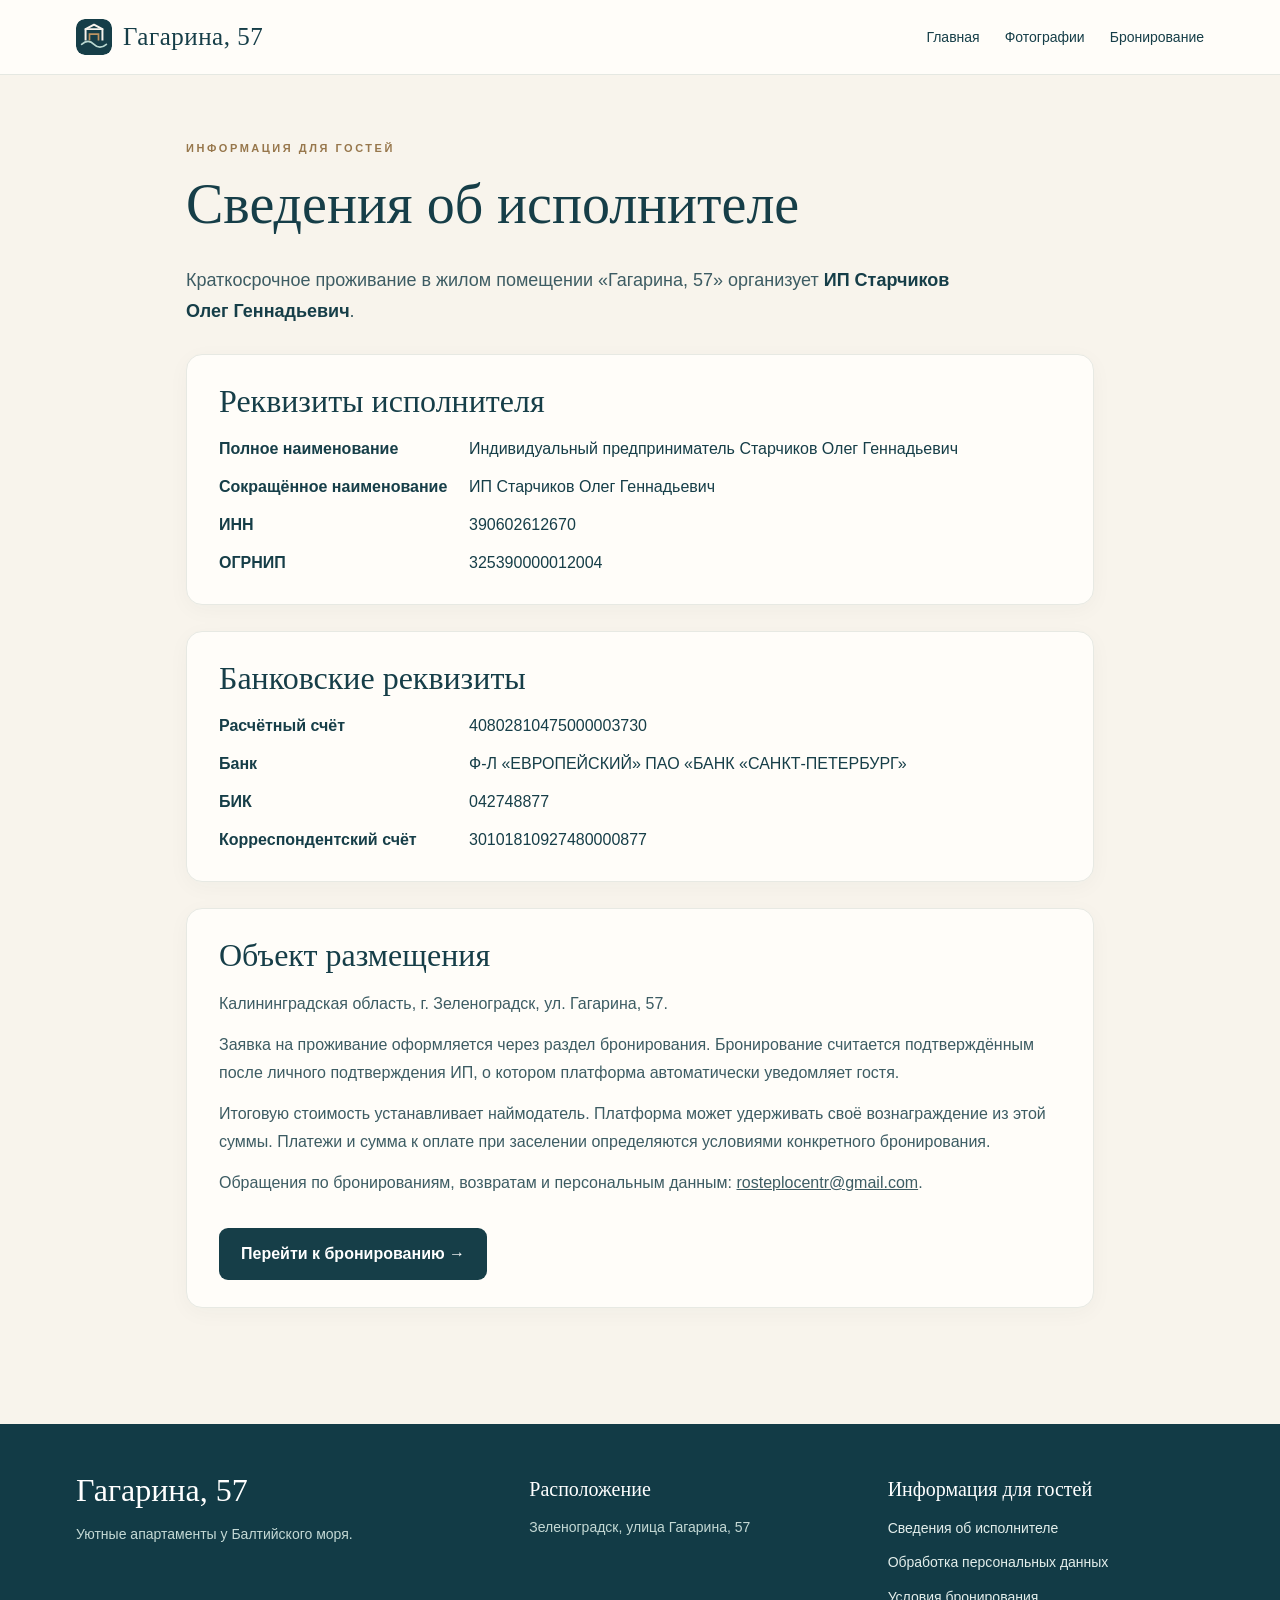
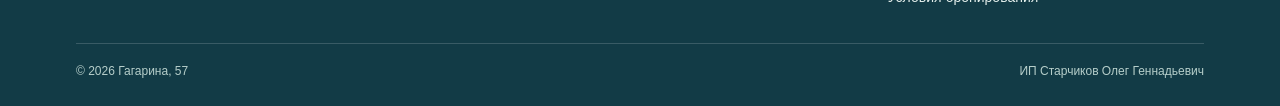
<file: legal.html>
<!doctype html><html lang="ru"><head><meta charset="utf-8"><meta name="viewport" content="width=device-width,initial-scale=1"><link rel="canonical" href="https://gagarina57.ru/legal.html"><meta name="robots" content="index,follow"><meta name="theme-color" content="#123b46"><meta name="description" content="Сведения об исполнителе — апартаменты Гагарина, 57 в Зеленоградске."><title>Сведения об исполнителе — Гагарина, 57</title><link rel="icon" type="image/svg+xml" href="/favicon.svg"><link rel="stylesheet" href="/legal-pages.css"></head><body><header class="page-header"><div class="header-inner"><a class="brand" href="/"><img src="/favicon.svg" width="36" height="36" alt="">Гагарина, 57</a><nav class="header-nav" aria-label="Навигация"><a href="/">Главная</a><a href="/#gallery">Фотографии</a><a href="/#booking">Бронирование</a></nav></div></header><main class="page-main"><div class="eyebrow">Информация для гостей</div><h1>Сведения об исполнителе</h1><p class="page-intro">Краткосрочное проживание в жилом помещении «Гагарина, 57» организует <strong>ИП Старчиков Олег Геннадьевич</strong>.</p><section class="info-section"><h2>Реквизиты исполнителя</h2><dl class="detail-grid"><dt>Полное наименование</dt><dd>Индивидуальный предприниматель Старчиков Олег Геннадьевич</dd><dt>Сокращённое наименование</dt><dd>ИП Старчиков Олег Геннадьевич</dd><dt>ИНН</dt><dd>390602612670</dd><dt>ОГРНИП</dt><dd>325390000012004</dd></dl></section><section class="info-section"><h2>Банковские реквизиты</h2><dl class="detail-grid"><dt>Расчётный счёт</dt><dd>40802810475000003730</dd><dt>Банк</dt><dd>Ф-Л «ЕВРОПЕЙСКИЙ» ПАО «БАНК «САНКТ-ПЕТЕРБУРГ»</dd><dt>БИК</dt><dd>042748877</dd><dt>Корреспондентский счёт</dt><dd>30101810927480000877</dd></dl></section><section class="info-section"><h2>Объект размещения</h2><p>Калининградская область, г. Зеленоградск, ул. Гагарина, 57.</p><p>Заявка на проживание оформляется через раздел бронирования. Бронирование считается подтверждённым после личного подтверждения ИП, о котором платформа автоматически уведомляет гостя.</p><p>Итоговую стоимость устанавливает наймодатель. Платформа может удерживать своё вознаграждение из этой суммы. Платежи и сумма к оплате при заселении определяются условиями конкретного бронирования.</p><p>Обращения по бронированиям, возвратам и персональным данным: <a href="mailto:rosteplocentr@gmail.com">rosteplocentr@gmail.com</a>.</p><a class="action-link" href="/#booking">Перейти к бронированию →</a></section></main><footer class="site-footer"><div class="footer-inner"><div class="footer-top"><div><div class="footer-title">Гагарина, 57</div><p>Уютные апартаменты у Балтийского моря.</p></div><div><h3>Расположение</h3><p>Зеленоградск, улица Гагарина, 57</p></div><div><h3>Информация для гостей</h3><div class="footer-links"><a href="/legal.html">Сведения об исполнителе</a><a href="/privacy.html">Обработка персональных данных</a><a href="/terms.html">Условия бронирования</a></div></div></div><div class="footer-bottom"><span>© 2026 Гагарина, 57</span><span>ИП Старчиков Олег Геннадьевич</span></div></div></footer></body></html>
</file>
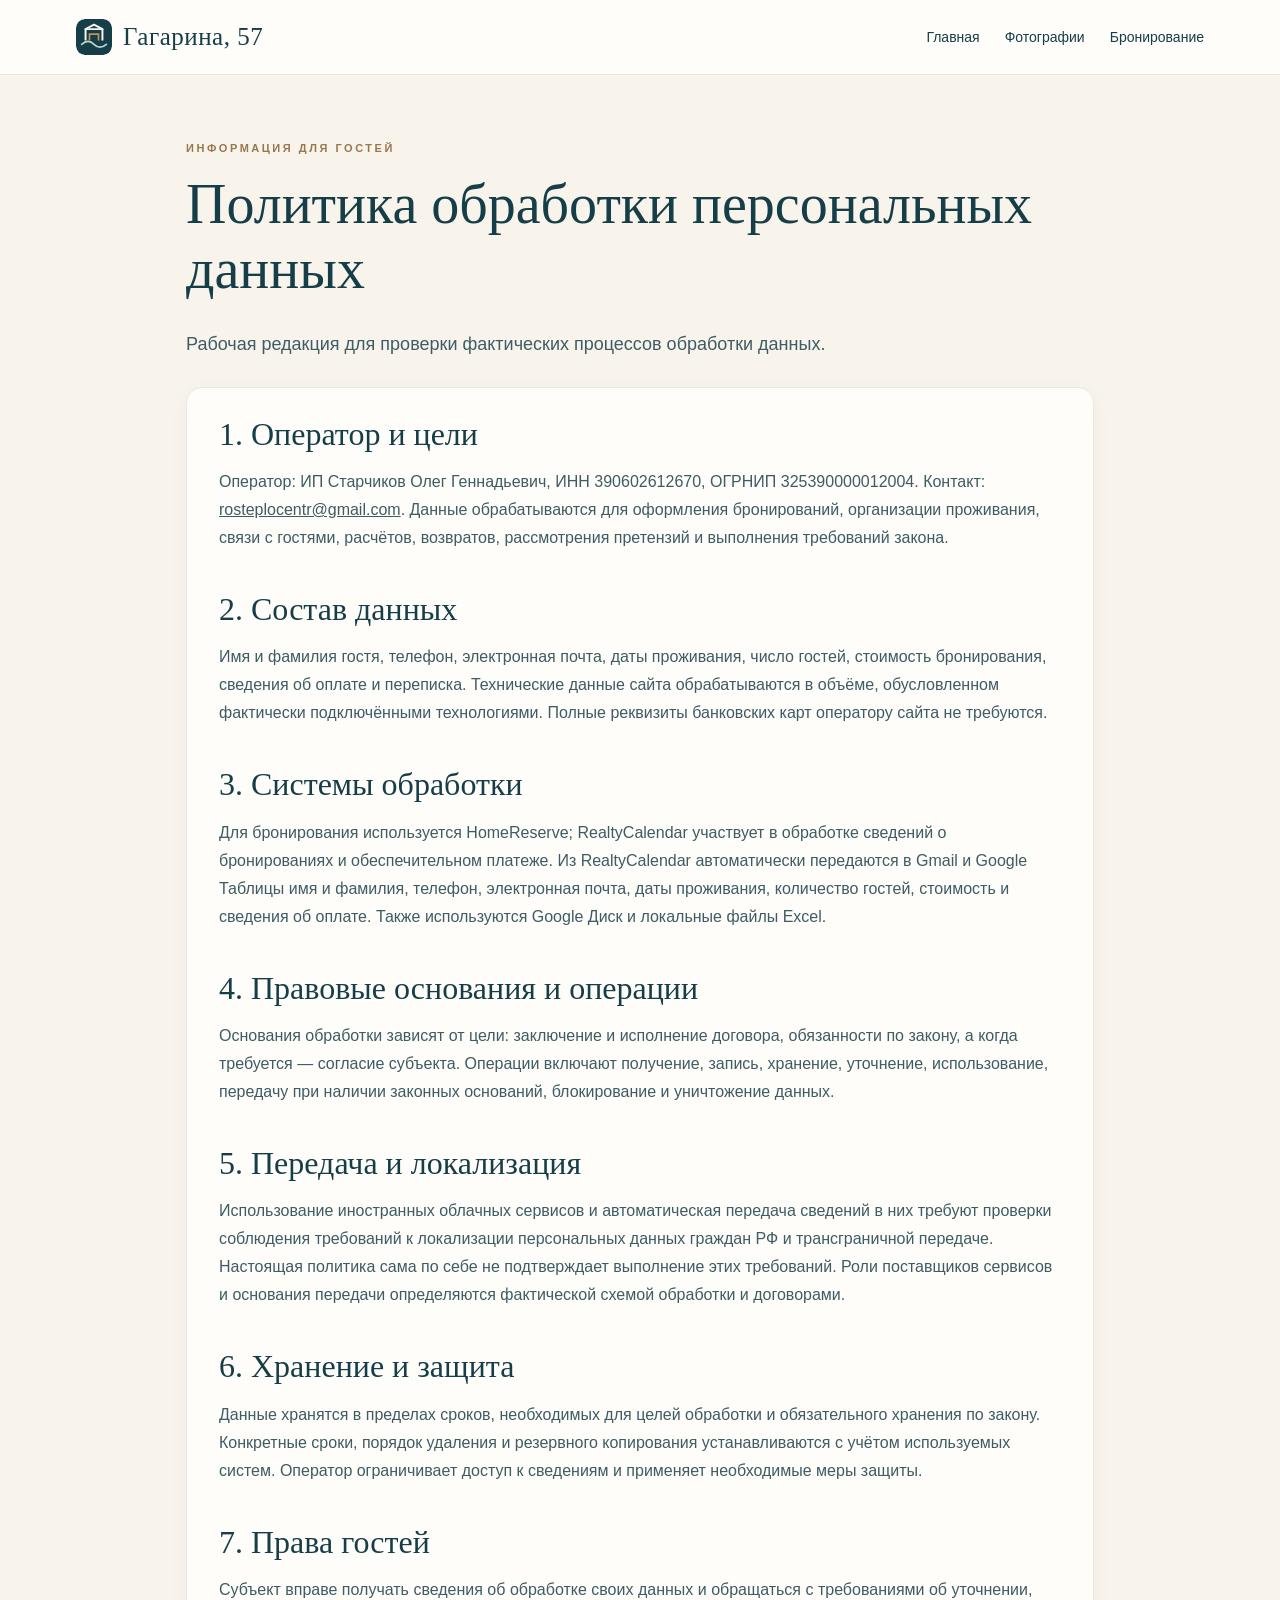
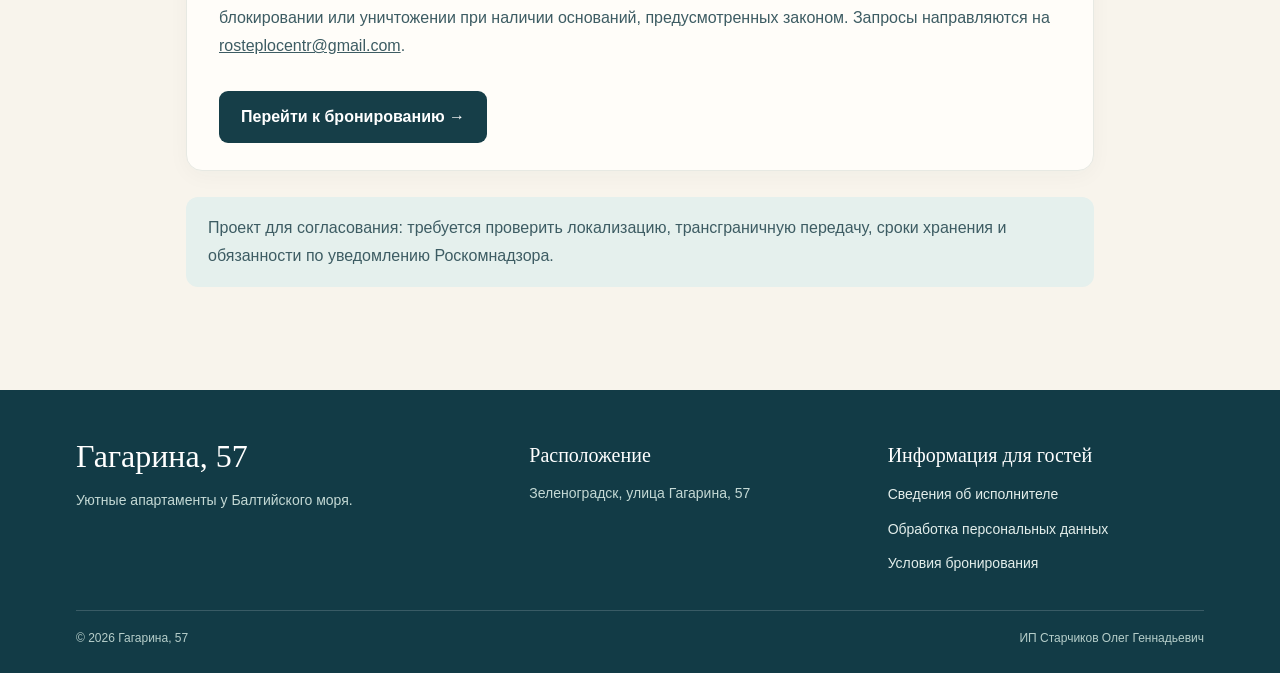
<file: privacy.html>
<!doctype html><html lang="ru"><head><meta charset="utf-8"><meta name="viewport" content="width=device-width,initial-scale=1"><link rel="canonical" href="https://gagarina57.ru/privacy.html"><meta name="robots" content="noindex,follow"><meta name="theme-color" content="#123b46"><meta name="description" content="Обработка персональных данных — апартаменты Гагарина, 57 в Зеленоградске."><title>Обработка персональных данных — Гагарина, 57</title><link rel="icon" type="image/svg+xml" href="/favicon.svg"><link rel="stylesheet" href="/legal-pages.css"></head><body><header class="page-header"><div class="header-inner"><a class="brand" href="/"><img src="/favicon.svg" width="36" height="36" alt="">Гагарина, 57</a><nav class="header-nav" aria-label="Навигация"><a href="/">Главная</a><a href="/#gallery">Фотографии</a><a href="/#booking">Бронирование</a></nav></div></header><main class="page-main"><div class="eyebrow">Информация для гостей</div><h1>Политика обработки персональных данных</h1><p class="page-intro">Рабочая редакция для проверки фактических процессов обработки данных.</p><section class="info-section"><h2>1. Оператор и цели</h2><p>Оператор: ИП Старчиков Олег Геннадьевич, ИНН 390602612670, ОГРНИП 325390000012004. Контакт: <a href="mailto:rosteplocentr@gmail.com">rosteplocentr@gmail.com</a>. Данные обрабатываются для оформления бронирований, организации проживания, связи с гостями, расчётов, возвратов, рассмотрения претензий и выполнения требований закона.</p><h2>2. Состав данных</h2><p>Имя и фамилия гостя, телефон, электронная почта, даты проживания, число гостей, стоимость бронирования, сведения об оплате и переписка. Технические данные сайта обрабатываются в объёме, обусловленном фактически подключёнными технологиями. Полные реквизиты банковских карт оператору сайта не требуются.</p><h2>3. Системы обработки</h2><p>Для бронирования используется HomeReserve; RealtyCalendar участвует в обработке сведений о бронированиях и обеспечительном платеже. Из RealtyCalendar автоматически передаются в Gmail и Google Таблицы имя и фамилия, телефон, электронная почта, даты проживания, количество гостей, стоимость и сведения об оплате. Также используются Google Диск и локальные файлы Excel.</p><h2>4. Правовые основания и операции</h2><p>Основания обработки зависят от цели: заключение и исполнение договора, обязанности по закону, а когда требуется — согласие субъекта. Операции включают получение, запись, хранение, уточнение, использование, передачу при наличии законных оснований, блокирование и уничтожение данных.</p><h2>5. Передача и локализация</h2><p>Использование иностранных облачных сервисов и автоматическая передача сведений в них требуют проверки соблюдения требований к локализации персональных данных граждан РФ и трансграничной передаче. Настоящая политика сама по себе не подтверждает выполнение этих требований. Роли поставщиков сервисов и основания передачи определяются фактической схемой обработки и договорами.</p><h2>6. Хранение и защита</h2><p>Данные хранятся в пределах сроков, необходимых для целей обработки и обязательного хранения по закону. Конкретные сроки, порядок удаления и резервного копирования устанавливаются с учётом используемых систем. Оператор ограничивает доступ к сведениям и применяет необходимые меры защиты.</p><h2>7. Права гостей</h2><p>Субъект вправе получать сведения об обработке своих данных и обращаться с требованиями об уточнении, блокировании или уничтожении при наличии оснований, предусмотренных законом. Запросы направляются на <a href="mailto:rosteplocentr@gmail.com">rosteplocentr@gmail.com</a>.</p><a class="action-link" href="/#booking">Перейти к бронированию →</a></section><p class="quiet-note">Проект для согласования: требуется проверить локализацию, трансграничную передачу, сроки хранения и обязанности по уведомлению Роскомнадзора.</p></main><footer class="site-footer"><div class="footer-inner"><div class="footer-top"><div><div class="footer-title">Гагарина, 57</div><p>Уютные апартаменты у Балтийского моря.</p></div><div><h3>Расположение</h3><p>Зеленоградск, улица Гагарина, 57</p></div><div><h3>Информация для гостей</h3><div class="footer-links"><a href="/legal.html">Сведения об исполнителе</a><a href="/privacy.html">Обработка персональных данных</a><a href="/terms.html">Условия бронирования</a></div></div></div><div class="footer-bottom"><span>© 2026 Гагарина, 57</span><span>ИП Старчиков Олег Геннадьевич</span></div></div></footer></body></html>
</file>
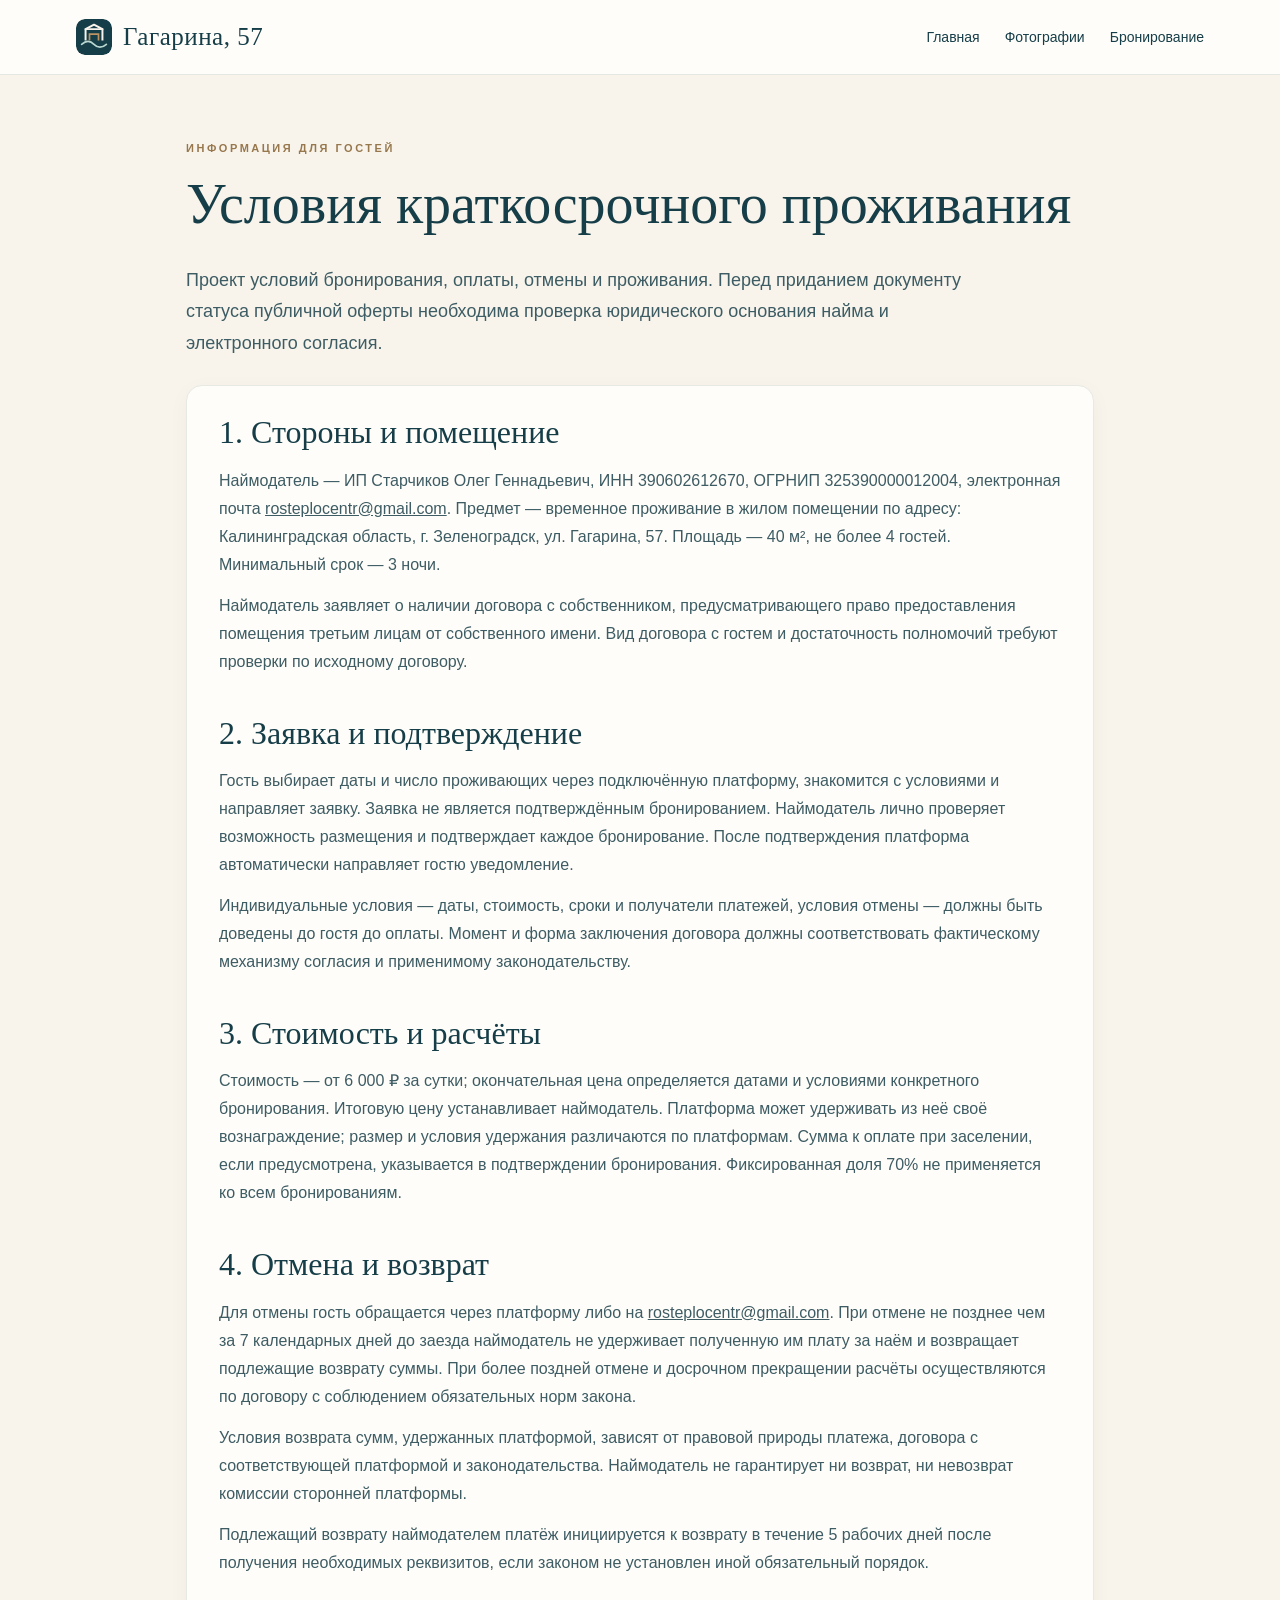
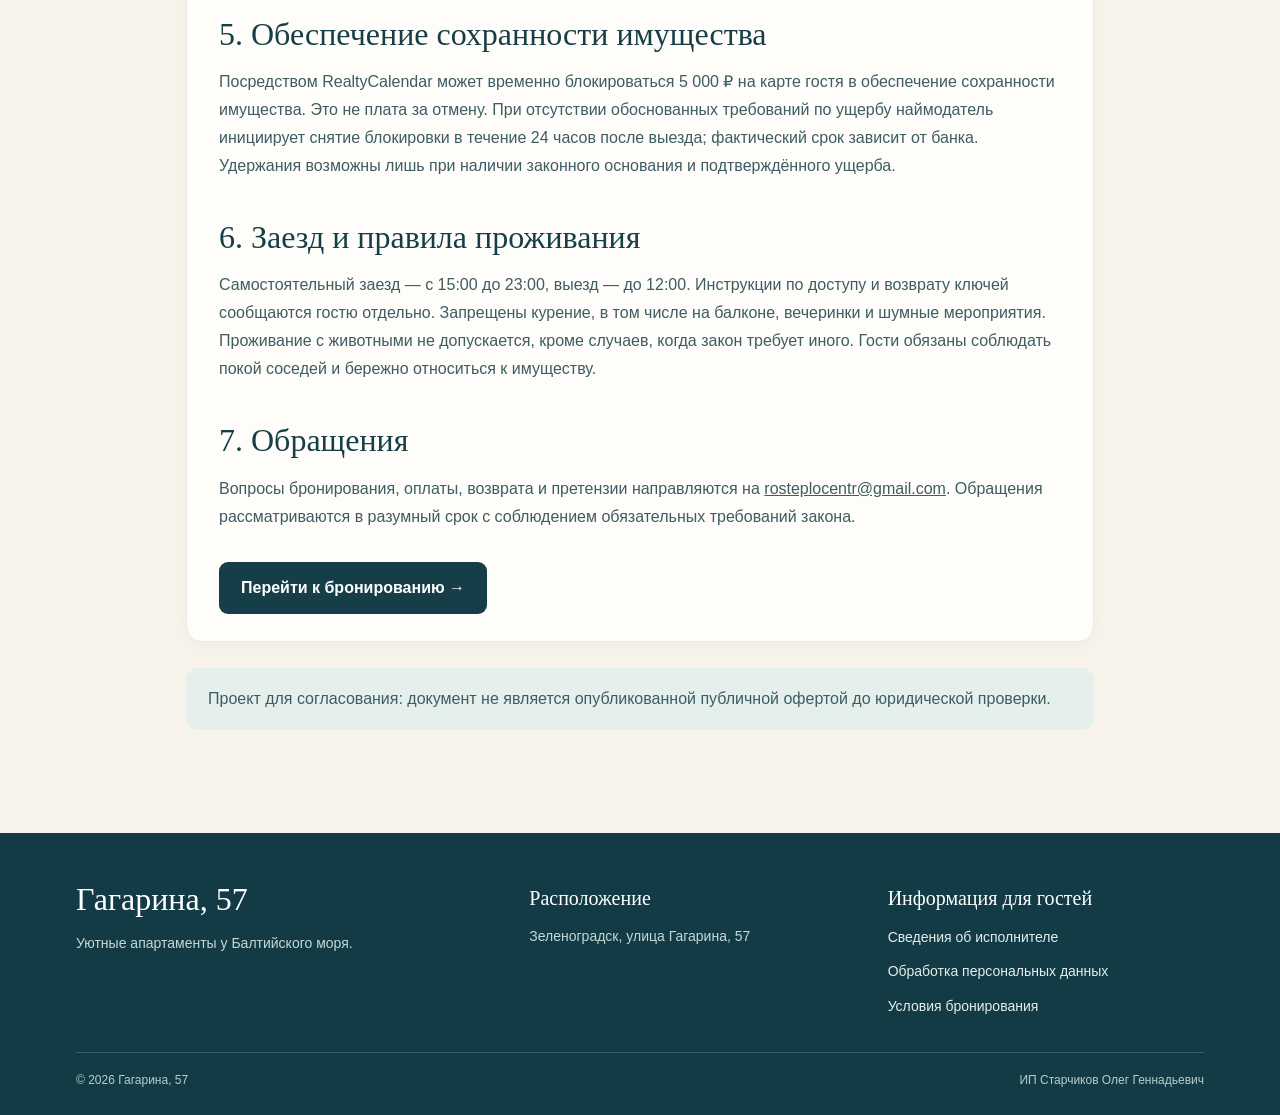
<file: terms.html>
<!doctype html><html lang="ru"><head><meta charset="utf-8"><meta name="viewport" content="width=device-width,initial-scale=1"><link rel="canonical" href="https://gagarina57.ru/terms.html"><meta name="robots" content="noindex,follow"><meta name="theme-color" content="#123b46"><meta name="description" content="Условия бронирования и проживания — апартаменты Гагарина, 57 в Зеленоградске."><title>Условия бронирования и проживания — Гагарина, 57</title><link rel="icon" type="image/svg+xml" href="/favicon.svg"><link rel="stylesheet" href="/legal-pages.css"></head><body><header class="page-header"><div class="header-inner"><a class="brand" href="/"><img src="/favicon.svg" width="36" height="36" alt="">Гагарина, 57</a><nav class="header-nav" aria-label="Навигация"><a href="/">Главная</a><a href="/#gallery">Фотографии</a><a href="/#booking">Бронирование</a></nav></div></header><main class="page-main"><div class="eyebrow">Информация для гостей</div><h1>Условия краткосрочного проживания</h1><p class="page-intro">Проект условий бронирования, оплаты, отмены и проживания. Перед приданием документу статуса публичной оферты необходима проверка юридического основания найма и электронного согласия.</p><section class="info-section"><h2>1. Стороны и помещение</h2><p>Наймодатель — ИП Старчиков Олег Геннадьевич, ИНН 390602612670, ОГРНИП 325390000012004, электронная почта <a href="mailto:rosteplocentr@gmail.com">rosteplocentr@gmail.com</a>. Предмет — временное проживание в жилом помещении по адресу: Калининградская область, г. Зеленоградск, ул. Гагарина, 57. Площадь — 40 м², не более 4 гостей. Минимальный срок — 3 ночи.</p><p>Наймодатель заявляет о наличии договора с собственником, предусматривающего право предоставления помещения третьим лицам от собственного имени. Вид договора с гостем и достаточность полномочий требуют проверки по исходному договору.</p><h2>2. Заявка и подтверждение</h2><p>Гость выбирает даты и число проживающих через подключённую платформу, знакомится с условиями и направляет заявку. Заявка не является подтверждённым бронированием. Наймодатель лично проверяет возможность размещения и подтверждает каждое бронирование. После подтверждения платформа автоматически направляет гостю уведомление.</p><p>Индивидуальные условия — даты, стоимость, сроки и получатели платежей, условия отмены — должны быть доведены до гостя до оплаты. Момент и форма заключения договора должны соответствовать фактическому механизму согласия и применимому законодательству.</p><h2>3. Стоимость и расчёты</h2><p>Стоимость — от 6 000 ₽ за сутки; окончательная цена определяется датами и условиями конкретного бронирования. Итоговую цену устанавливает наймодатель. Платформа может удерживать из неё своё вознаграждение; размер и условия удержания различаются по платформам. Сумма к оплате при заселении, если предусмотрена, указывается в подтверждении бронирования. Фиксированная доля 70% не применяется ко всем бронированиям.</p><h2>4. Отмена и возврат</h2><p>Для отмены гость обращается через платформу либо на <a href="mailto:rosteplocentr@gmail.com">rosteplocentr@gmail.com</a>. При отмене не позднее чем за 7 календарных дней до заезда наймодатель не удерживает полученную им плату за наём и возвращает подлежащие возврату суммы. При более поздней отмене и досрочном прекращении расчёты осуществляются по договору с соблюдением обязательных норм закона.</p><p>Условия возврата сумм, удержанных платформой, зависят от правовой природы платежа, договора с соответствующей платформой и законодательства. Наймодатель не гарантирует ни возврат, ни невозврат комиссии сторонней платформы.</p><p>Подлежащий возврату наймодателем платёж инициируется к возврату в течение 5 рабочих дней после получения необходимых реквизитов, если законом не установлен иной обязательный порядок.</p><h2>5. Обеспечение сохранности имущества</h2><p>Посредством RealtyCalendar может временно блокироваться 5 000 ₽ на карте гостя в обеспечение сохранности имущества. Это не плата за отмену. При отсутствии обоснованных требований по ущербу наймодатель инициирует снятие блокировки в течение 24 часов после выезда; фактический срок зависит от банка. Удержания возможны лишь при наличии законного основания и подтверждённого ущерба.</p><h2>6. Заезд и правила проживания</h2><p>Самостоятельный заезд — с 15:00 до 23:00, выезд — до 12:00. Инструкции по доступу и возврату ключей сообщаются гостю отдельно. Запрещены курение, в том числе на балконе, вечеринки и шумные мероприятия. Проживание с животными не допускается, кроме случаев, когда закон требует иного. Гости обязаны соблюдать покой соседей и бережно относиться к имуществу.</p><h2>7. Обращения</h2><p>Вопросы бронирования, оплаты, возврата и претензии направляются на <a href="mailto:rosteplocentr@gmail.com">rosteplocentr@gmail.com</a>. Обращения рассматриваются в разумный срок с соблюдением обязательных требований закона.</p><a class="action-link" href="/#booking">Перейти к бронированию →</a></section><p class="quiet-note">Проект для согласования: документ не является опубликованной публичной офертой до юридической проверки.</p></main><footer class="site-footer"><div class="footer-inner"><div class="footer-top"><div><div class="footer-title">Гагарина, 57</div><p>Уютные апартаменты у Балтийского моря.</p></div><div><h3>Расположение</h3><p>Зеленоградск, улица Гагарина, 57</p></div><div><h3>Информация для гостей</h3><div class="footer-links"><a href="/legal.html">Сведения об исполнителе</a><a href="/privacy.html">Обработка персональных данных</a><a href="/terms.html">Условия бронирования</a></div></div></div><div class="footer-bottom"><span>© 2026 Гагарина, 57</span><span>ИП Старчиков Олег Геннадьевич</span></div></div></footer></body></html>
</file>
<file: legal-pages.css>
:root{--ink:#163e48;--sand:#f8f4ec;--sea:#e5f0ed;--gold:#bd9461}*{box-sizing:border-box}html{scroll-behavior:smooth}body{margin:0;background:var(--sand);color:var(--ink);font:16px/1.75 Arial,Helvetica,sans-serif}a{color:inherit}.page-header{background:#fffdf9;border-bottom:1px solid #e5e8e2}.header-inner{max-width:1180px;margin:auto;display:flex;align-items:center;justify-content:space-between;gap:22px;padding:19px 26px}.brand{font:normal 25px Georgia,serif;letter-spacing:.02em;text-decoration:none}.header-nav{display:flex;gap:25px;align-items:center;font-size:14px}.header-nav a{text-decoration:none}.header-nav a:hover,.footer-links a:hover{text-decoration:underline}.page-main{max-width:960px;margin:0 auto;padding:64px 26px 90px}.eyebrow{font-size:11px;letter-spacing:.23em;font-weight:700;color:#97774c;text-transform:uppercase}.page-main h1{font:normal clamp(36px,5vw,56px)/1.15 Georgia,serif;margin:14px 0 28px}.page-main h2{font:normal clamp(25px,3vw,32px)/1.2 Georgia,serif;margin:38px 0 15px}.page-main p{margin:13px 0;color:#3d5c63}.page-main strong{color:var(--ink)}.page-intro{font-size:18px;max-width:780px}.info-section{background:#fffdf9;border:1px solid #e7e9e3;border-radius:16px;padding:27px 32px;margin:26px 0;box-shadow:0 5px 22px #123b4609}.info-section h2:first-child{margin-top:0}.detail-grid{display:grid;grid-template-columns:minmax(170px,230px) 1fr;gap:10px 20px;margin:0}.detail-grid dt{font-weight:700}.detail-grid dd{margin:0;overflow-wrap:anywhere}.quiet-note{background:#e5f0ed;border-radius:12px;padding:17px 22px;margin:24px 0;color:#345961}.action-link{display:inline-block;margin-top:18px;padding:12px 22px;background:#163e48;color:white;text-decoration:none;border-radius:9px;font-weight:700}.site-footer{background:#123b46;color:#e3eeeb}.footer-inner{max-width:1180px;margin:auto;padding:48px 26px 24px}.footer-top{display:grid;grid-template-columns:1.3fr 1fr 1fr;gap:42px}.footer-title{font:normal 32px Georgia,serif;color:#fff}.footer-top p{color:#c4d9d5;font-size:14px;line-height:1.7}.footer-top h3{font:normal 20px Georgia,serif;margin:6px 0 15px;color:#fff}.footer-links{display:flex;flex-direction:column;gap:10px}.footer-links a{font-size:14px;text-decoration:none}.footer-bottom{border-top:1px solid #ffffff2a;margin-top:34px;padding-top:17px;display:flex;justify-content:space-between;gap:12px;color:#b6ceca;font-size:12px}@media(max-width:720px){.header-inner{padding:16px 20px;align-items:flex-start}.brand{font-size:23px}.header-nav{gap:12px;flex-wrap:wrap;justify-content:flex-end;font-size:12px}.page-main{padding:40px 18px 64px}.info-section{padding:21px 19px}.detail-grid{grid-template-columns:1fr;gap:3px}.detail-grid dd{margin-bottom:12px}.footer-top{grid-template-columns:1fr;gap:22px}.footer-bottom{flex-direction:column}.footer-inner{padding:38px 22px 22px}}.brand{display:inline-flex;align-items:center;gap:11px;white-space:nowrap}.brand img{width:36px;height:36px;display:block;border-radius:9px}@media(max-width:720px){.brand{gap:8px}.brand img{width:30px;height:30px}}
</file>
